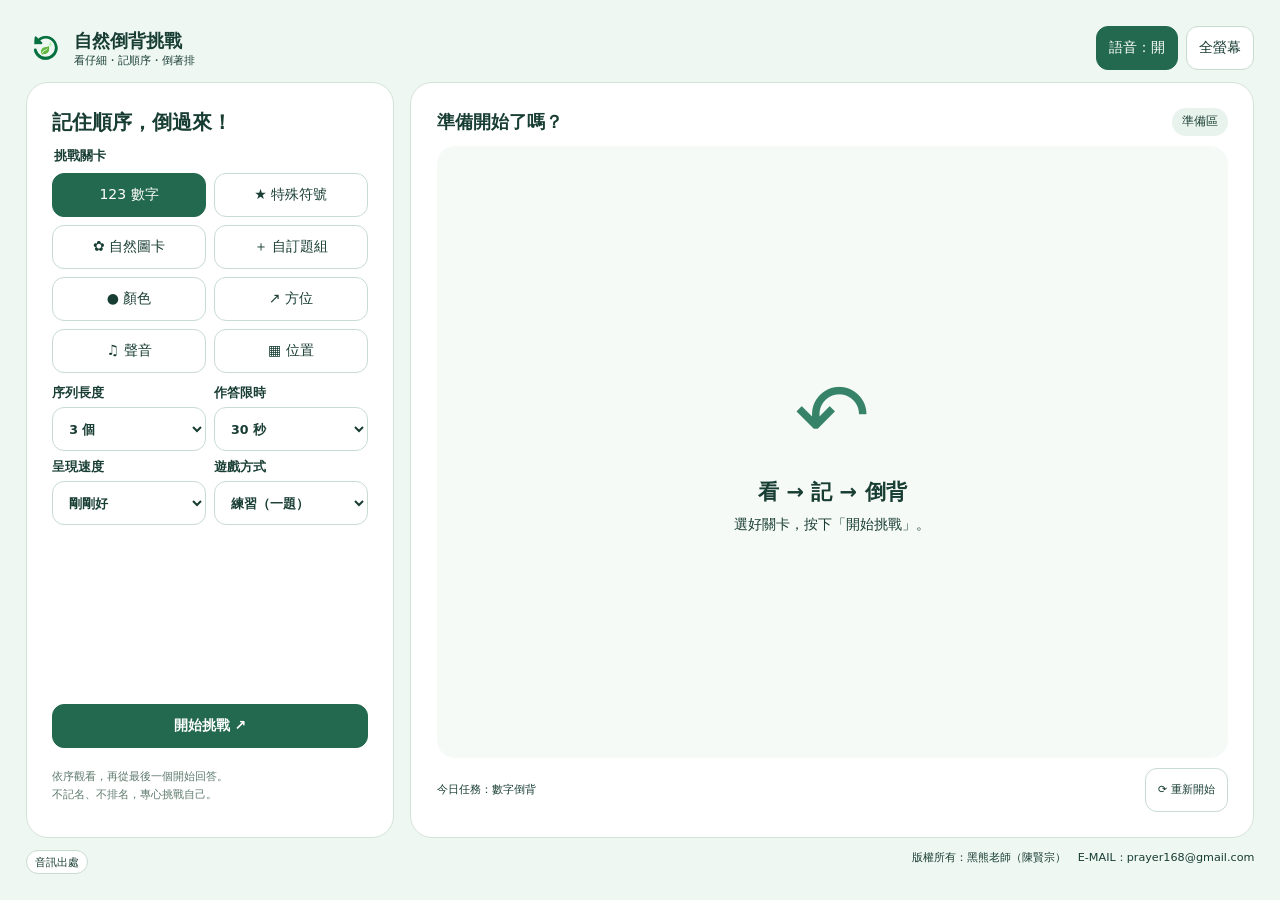
<file: index.html>
<!doctype html>
<html lang="zh-Hant"><head><meta charset="utf-8"><meta name="viewport" content="width=device-width,initial-scale=1,viewport-fit=cover"><meta name="theme-color" content="#eff7f3"><meta name="description" content="八種倒背記憶挑戰：數字、符號、生物圖卡、顏色、方位、聲音、位置與自訂題組，支援限時觸控作答。"><meta property="og:title" content="自然倒背挑戰｜黑熊老師"><meta property="og:description" content="八種關卡、65 種生物圖卡、四或八方位，3～12 個項目，支援限時倒序作答與語音。"><meta property="og:url" content="https://prayer168.github.io/natural-science-backward-span/"><meta property="og:image" content="https://prayer168.github.io/natural-science-backward-span/assets/images/og-cover.png"><meta name="twitter:card" content="summary_large_image"><title>自然倒背挑戰｜黑熊老師</title><link rel="icon" href="favicon.ico"><link rel="stylesheet" href="styles.css"></head>
<body><div class="app-shell"><header><div class="brand"><img src="assets/site-logo.png" alt="" width="40" height="40"><div><strong>自然倒背挑戰</strong><small>看仔細・記順序・倒著排</small></div></div><div class="tools"><button id="voice" aria-pressed="true">語音：開</button><button id="fullscreen">全螢幕</button></div></header>
<main><aside id="setup"><h1>記住順序，倒過來！</h1><fieldset><legend>挑戰關卡</legend><div class="modes"><button data-mode="digits" aria-pressed="true">123 數字</button><button data-mode="symbols" aria-pressed="false">★ 特殊符號</button><button data-mode="cards" aria-pressed="false">✿ 自然圖卡</button><button data-mode="custom" aria-pressed="false">＋ 自訂題組</button><button data-mode="colors" aria-pressed="false">● 顏色</button><button data-mode="bearings" aria-pressed="false">↗ 方位</button><button data-mode="sounds" aria-pressed="false">♫ 聲音</button><button data-mode="positions" aria-pressed="false">▦ 位置</button></div></fieldset><div class="settings"><label>序列長度<select id="length"></select></label><label>作答限時<select id="limit"></select></label><label>呈現速度<select id="speed"><option value="1600">慢一點</option><option value="1200" selected>剛剛好</option><option value="900">快一點</option></select></label><label>遊戲方式<select id="play"><option value="practice">練習（一題）</option><option value="challenge">挑戰（五題）</option></select></label><label id="bearing-field" hidden>方位數量<select id="bearing-count"><option value="4">四方位</option><option value="8">八方位</option></select></label></div><label id="unit-field" hidden>自然主題<select id="unit"></select></label><label id="custom-field" hidden>自訂詞語（3～12 個）<textarea id="custom" placeholder="種子、嫩芽、葉子" rows="2"></textarea></label><button id="start" class="primary">開始挑戰 ↗</button><p class="note">依序觀看，再從最後一個開始回答。<br>不記名、不排名，專心挑戰自己。</p></aside>
<section class="game"><div class="game-head"><h2 id="title">準備開始了嗎？</h2><span id="round">準備區</span></div><div id="stage"><div id="idle"><div class="welcome">↶</div><h3>看 → 記 → 倒背</h3><p>選好關卡，按下「開始挑戰」。</p></div><div id="show" hidden><p>請記住出現順序</p><div id="token"></div><p id="progress"></p></div><div id="answer" hidden><div class="answer-top"><p>從最後一個開始，倒著回答</p><strong id="countdown" role="timer"></strong></div><div id="slots" aria-label="作答內容"></div><div id="bank"></div><div class="actions"><button id="undo">⌫ 刪除</button><button id="clear">清除</button><button id="submit" class="primary">送出答案</button></div><p id="hint" role="status"></p></div><div id="result" hidden><div id="result-icon" class="welcome"></div><h3 id="result-title"></h3><p id="result-copy"></p><div id="reveal"></div><div class="actions"><button id="replay">再試一次</button><button id="next" class="primary">下一題 →</button></div></div></div><div class="game-foot"><span id="source">今日任務：數字倒背</span><button id="reset">⟳ 重新開始</button></div></section></main>
<footer><button id="credits" type="button">音訊出處</button>版權所有：黑熊老師（陳賢宗）<span>E-MAIL：prayer168@gmail.com</span></footer></div><dialog id="credits-dialog" aria-labelledby="credit-title"><h2 id="credit-title">動物聲音來源與授權</h2><h3 id="credit-name"></h3><p id="credit-author"></p><p id="credit-license"></p><p id="credit-source" class="credit-link"></p><p id="credit-url" class="credit-link"></p><p>素材取自黑熊老師「聲音實驗室」。本版去除開頭靜音、調整音量並轉成最長 4 秒的 MP3，播放時擷取最多 2.5 秒；不改變音高或速度。改作音檔保留原授權。</p><div class="actions"><button id="credit-prev">上一筆</button><button id="credit-next">下一筆</button><button id="credit-close" class="primary">關閉</button></div></dialog><script src="data.js"></script><script src="app.js"></script></body></html>
</file>
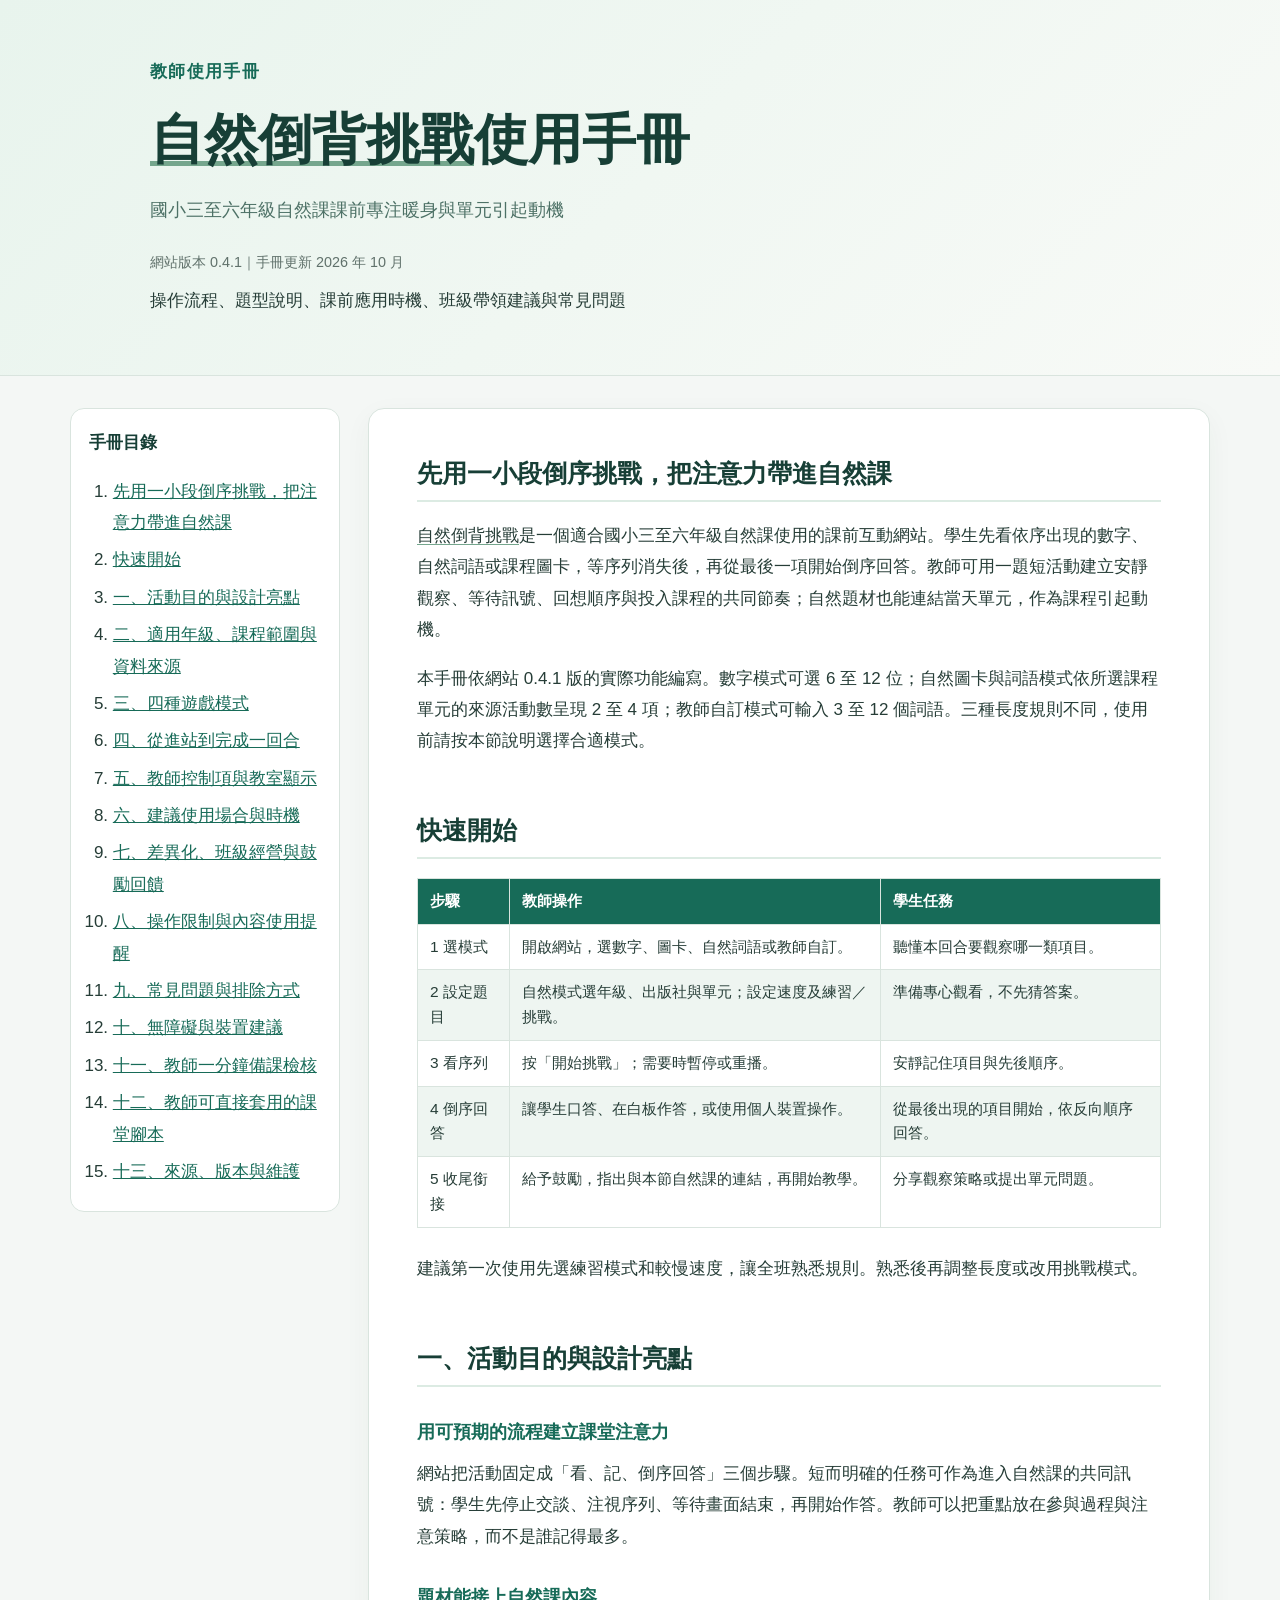
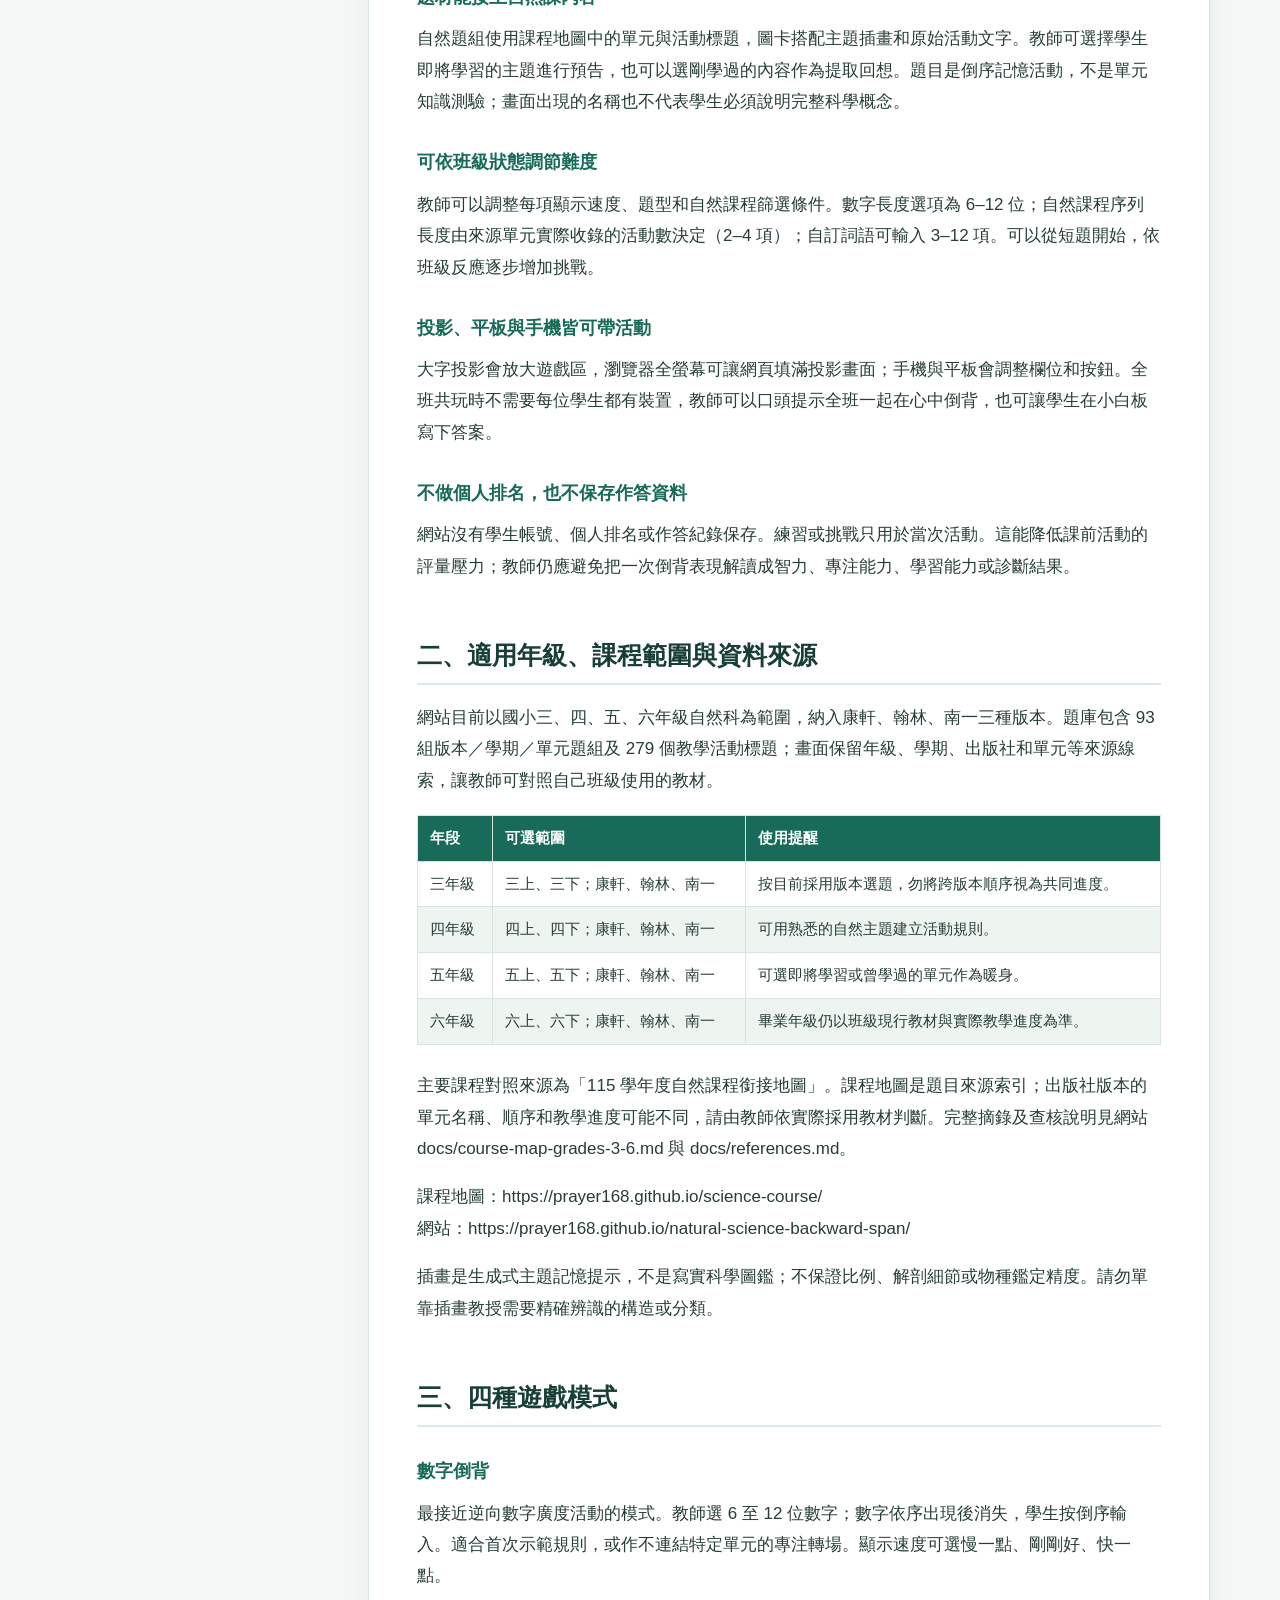
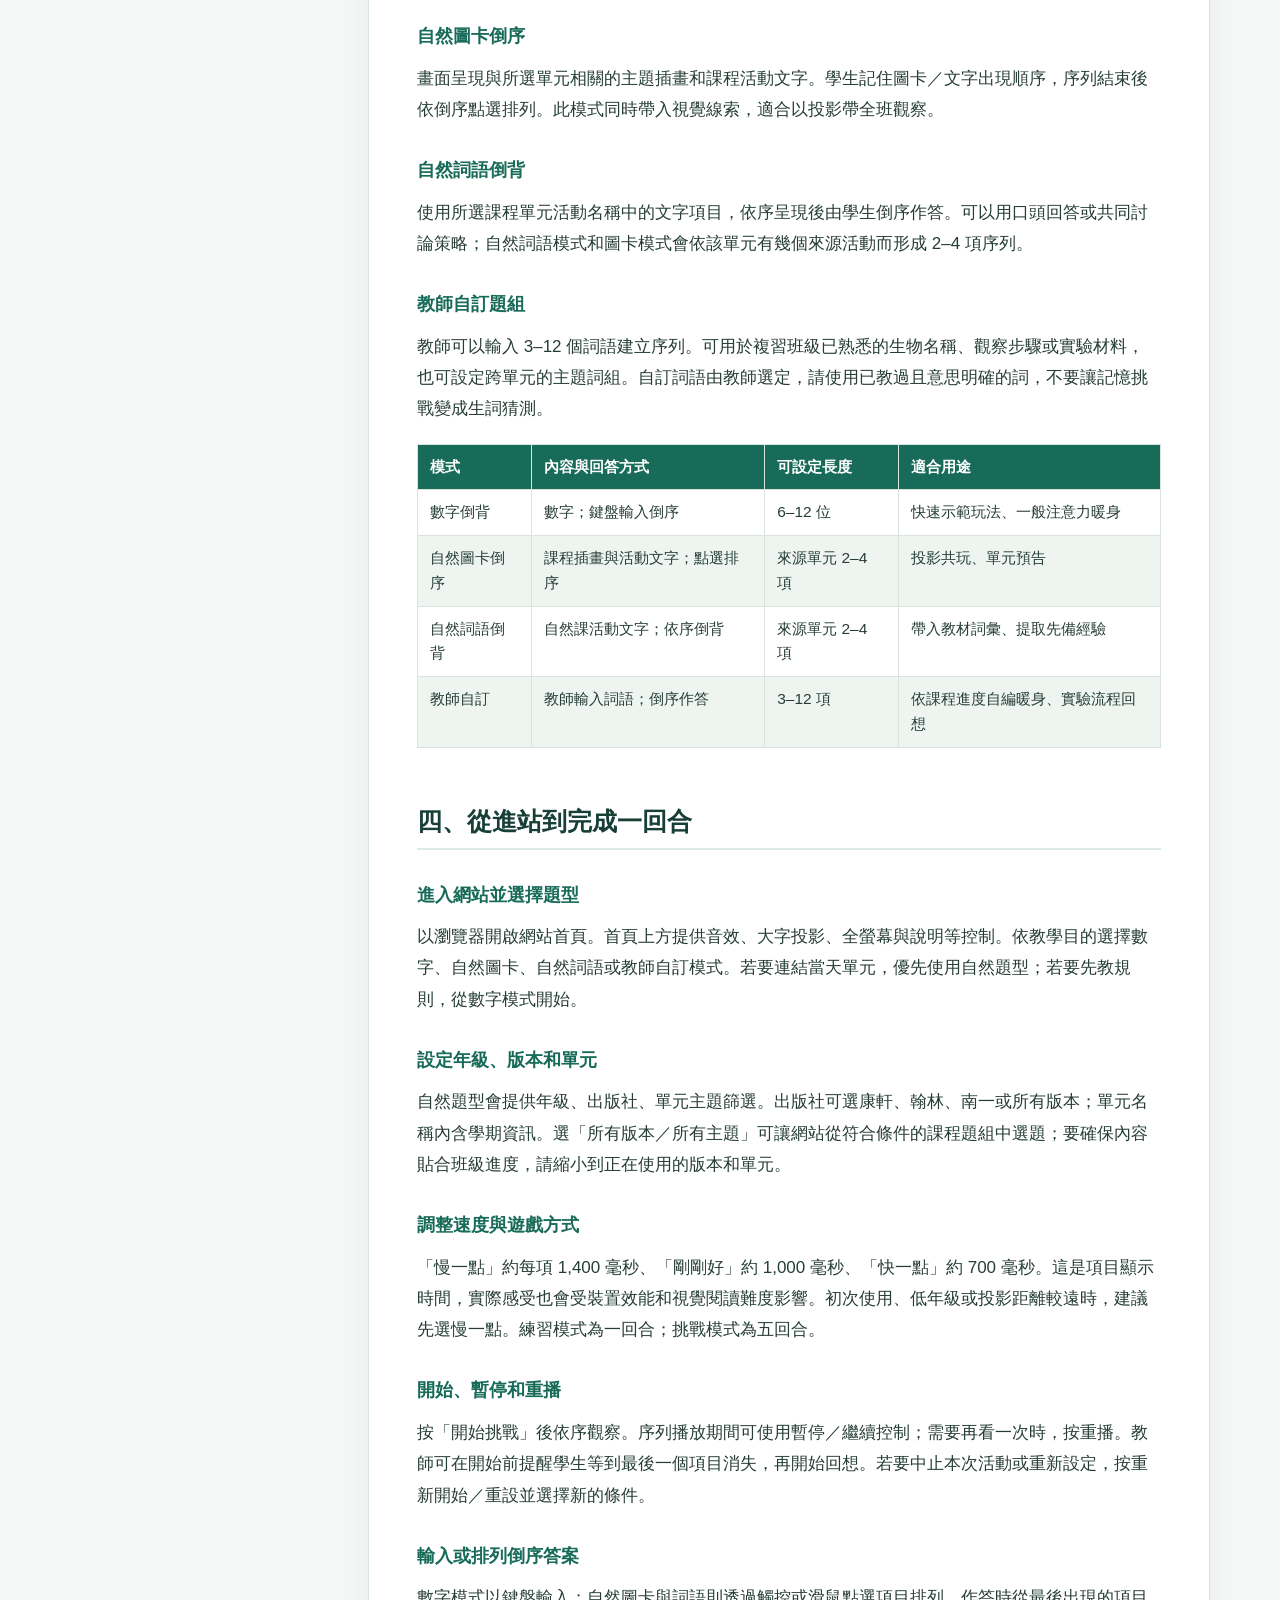
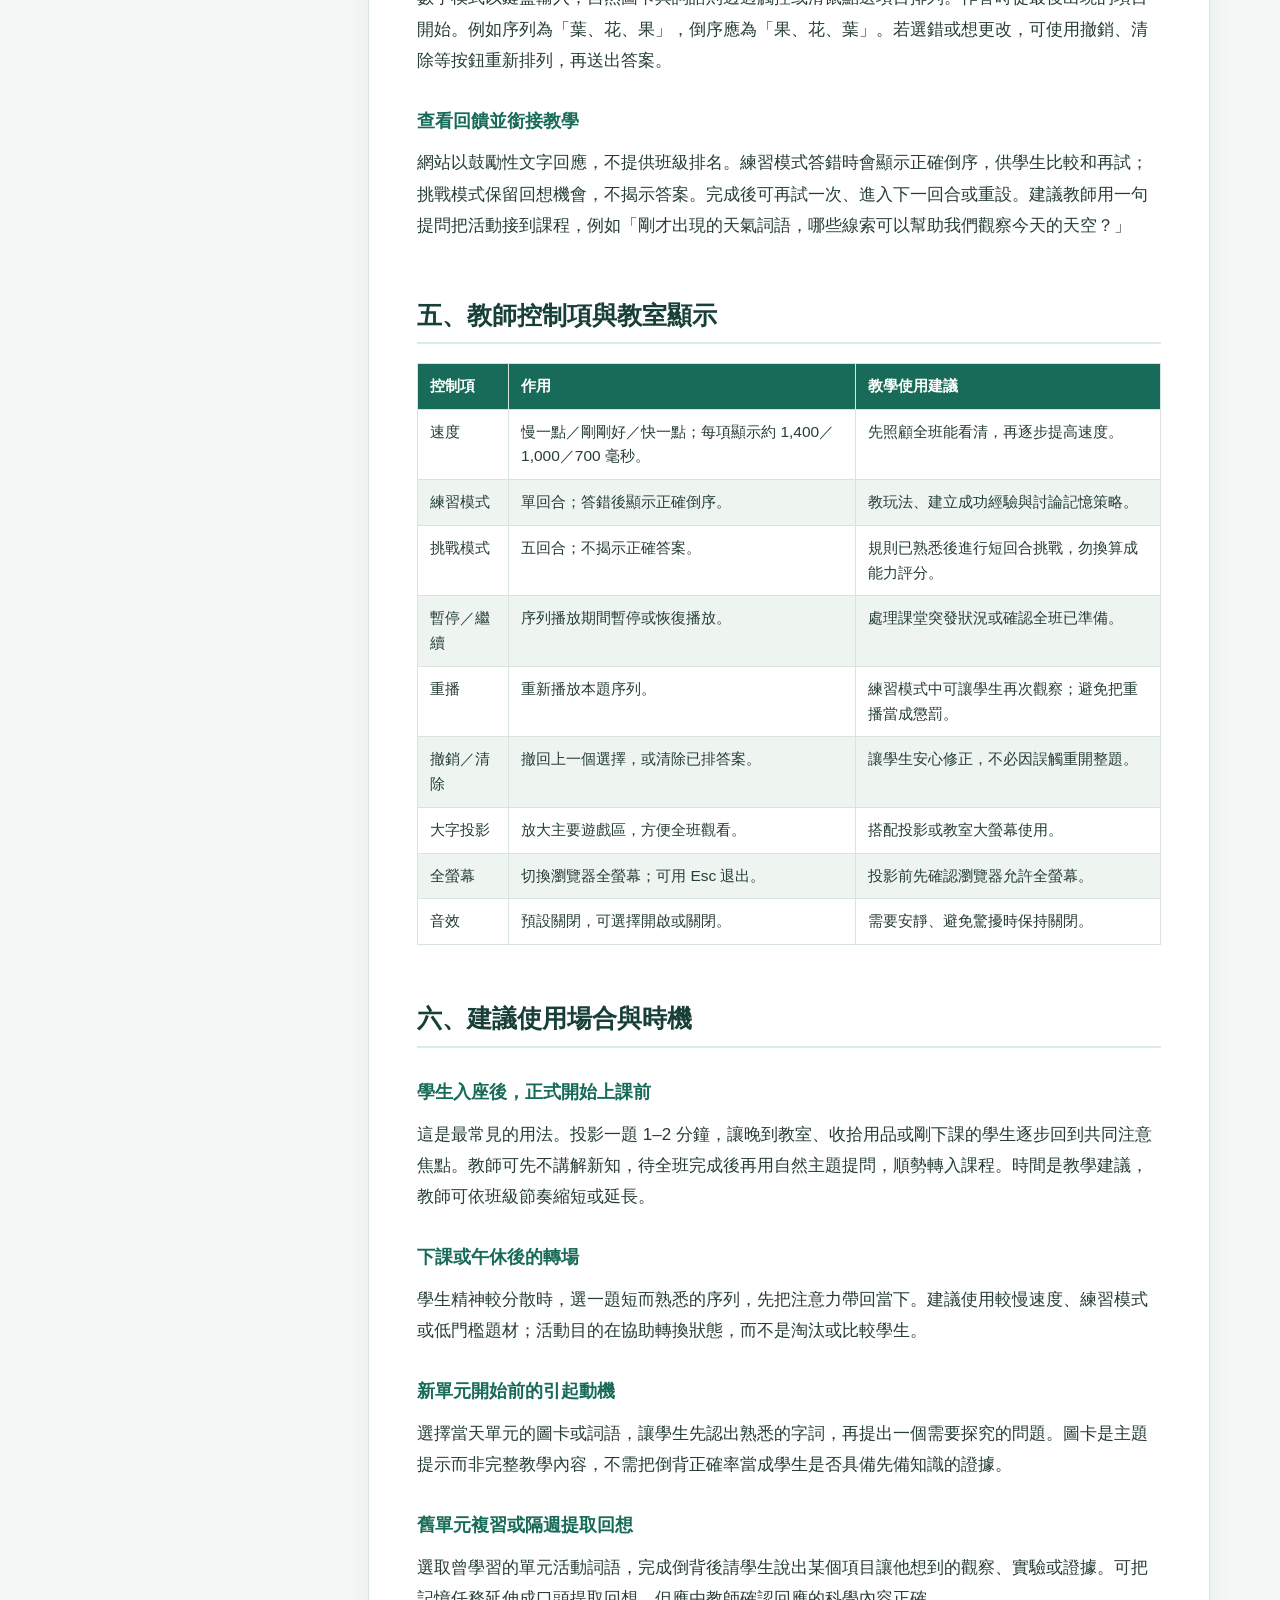
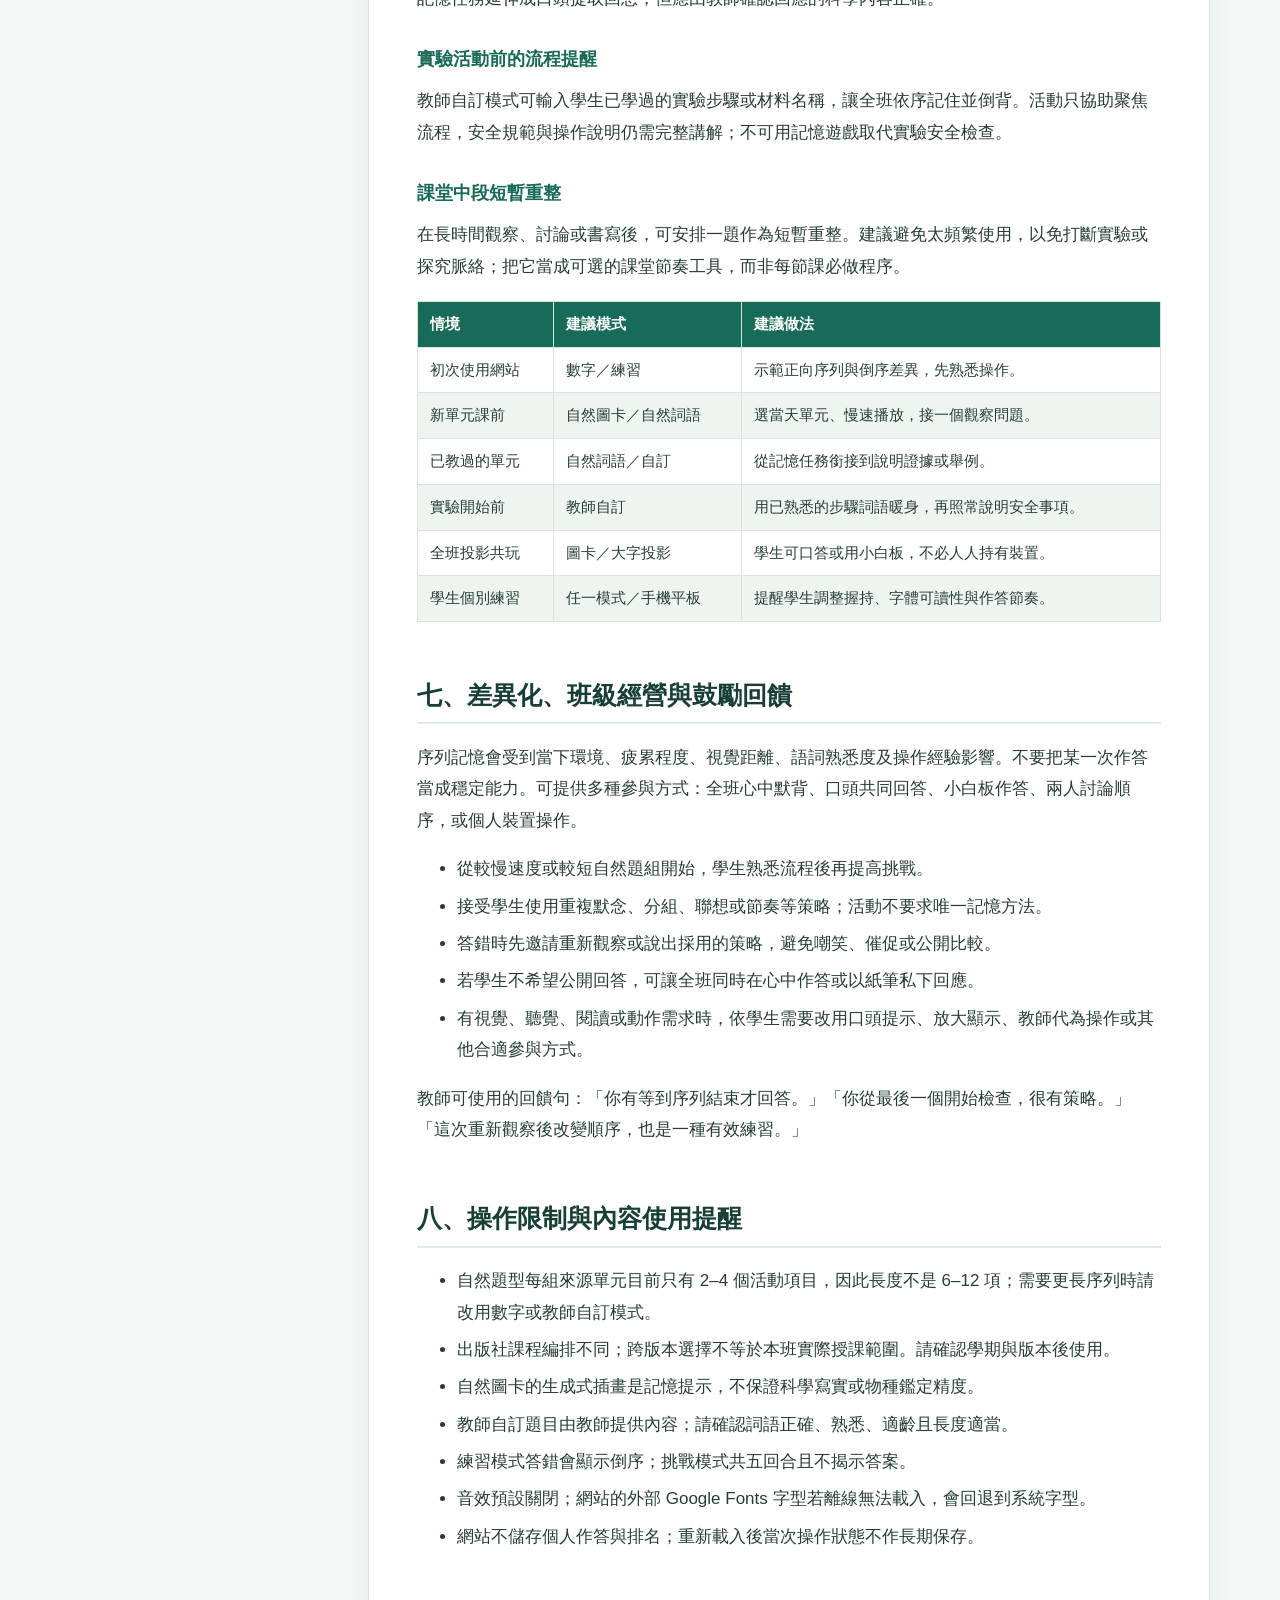
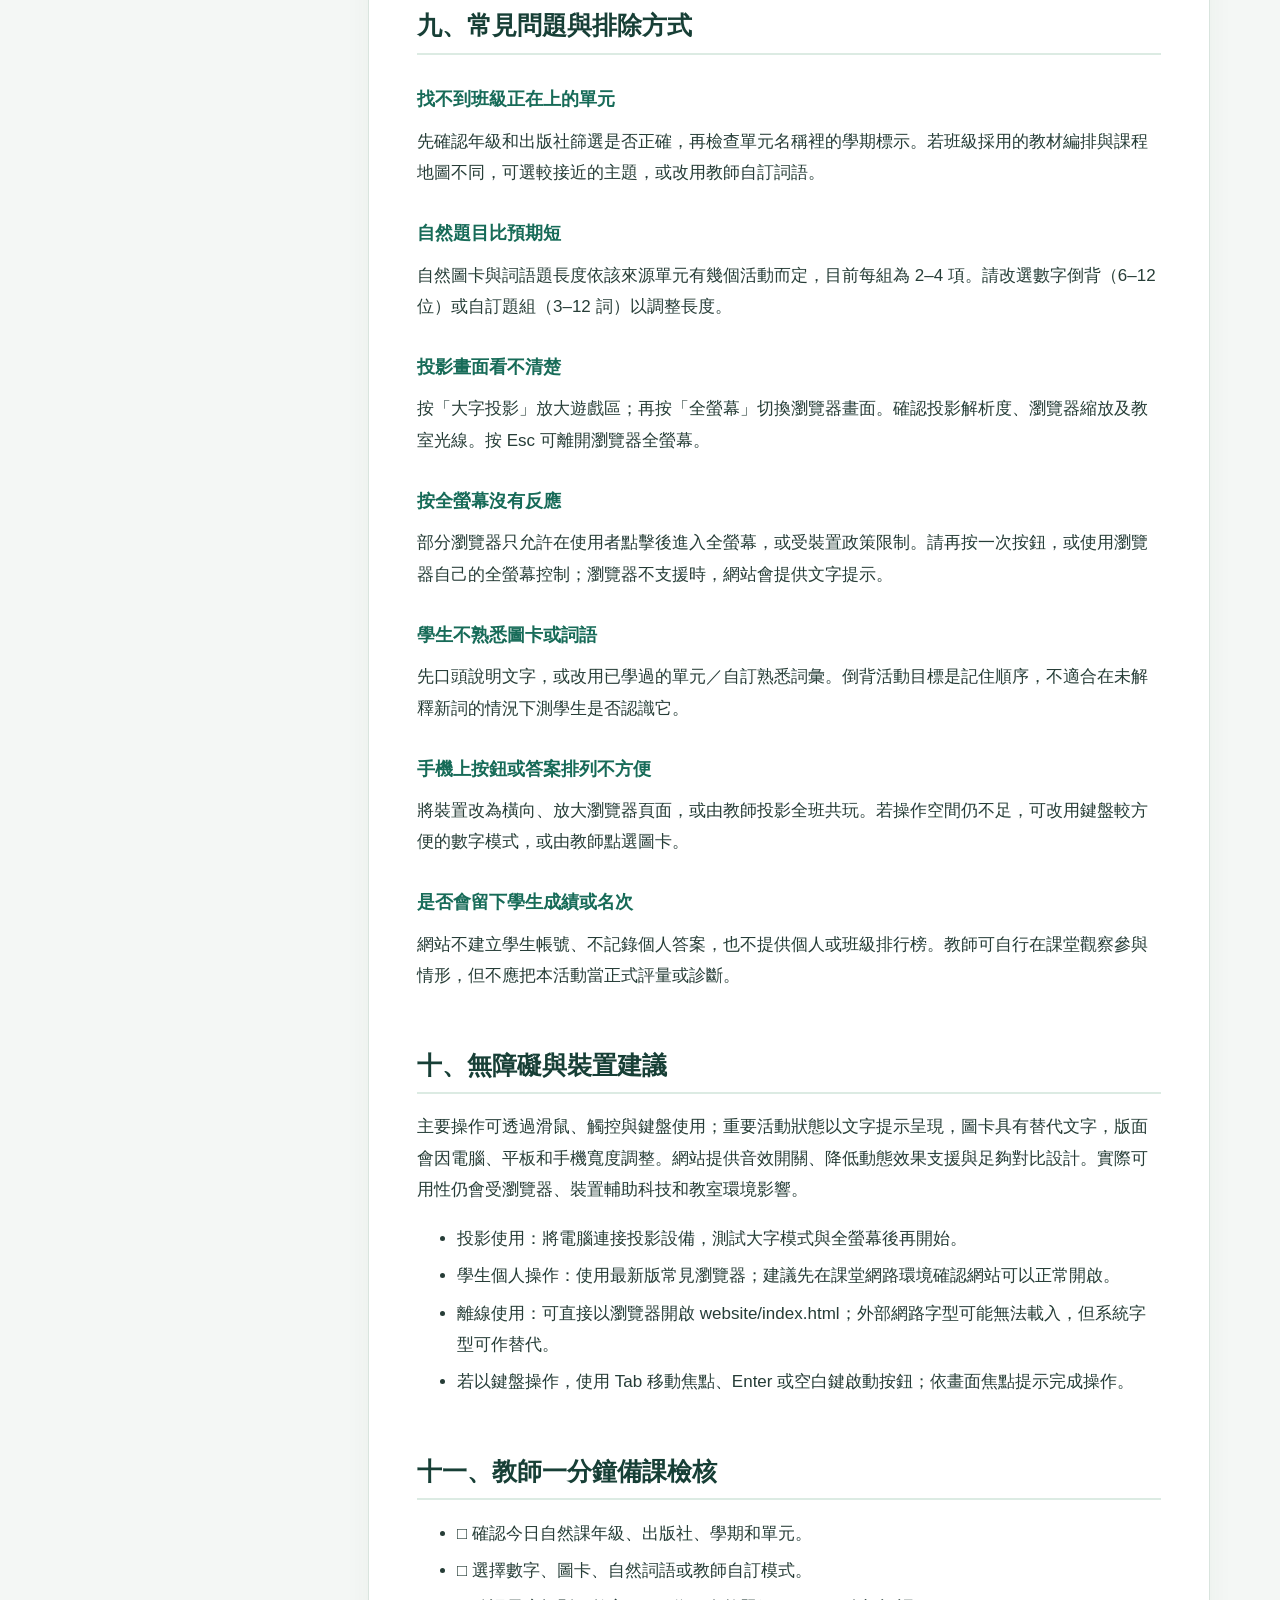
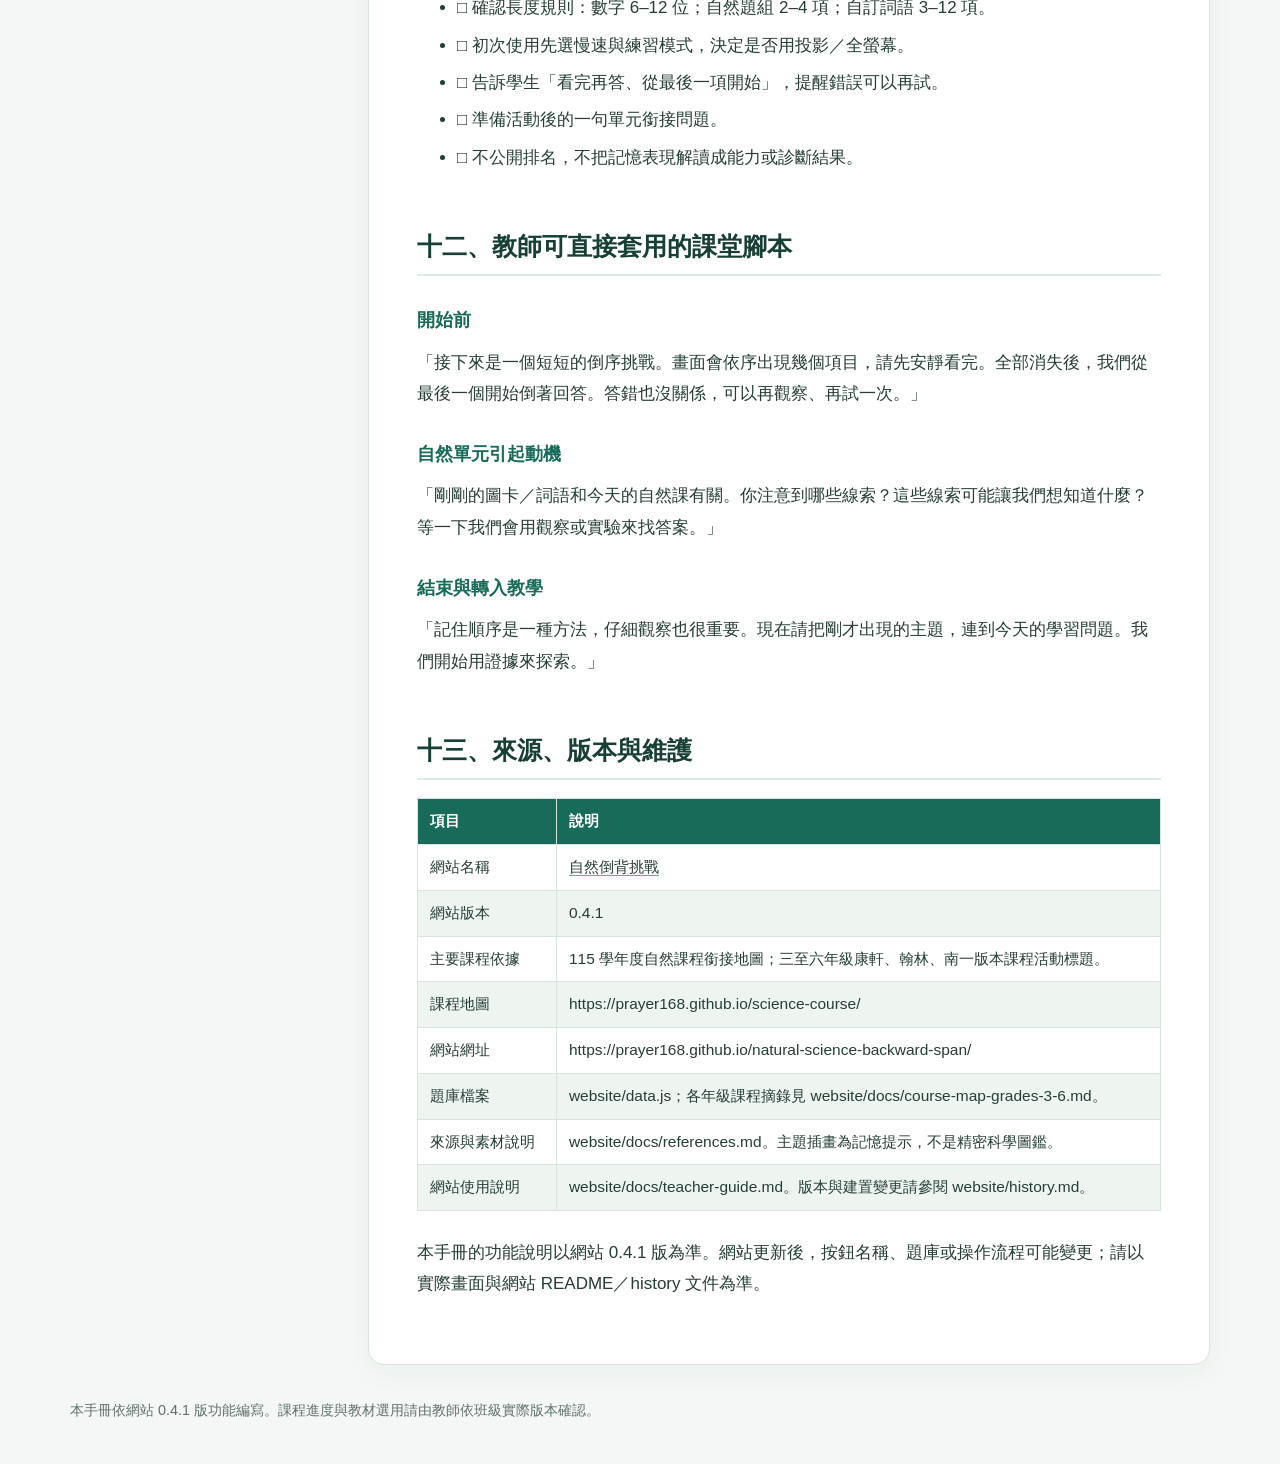
<file: docs/使用手冊.html>
<!doctype html><html lang="zh-Hant"><head><meta charset="utf-8"><meta name="viewport" content="width=device-width,initial-scale=1"><meta name="description" content="國小三至六年級自然課課前暖身教師指南，說明操作方式、教學情境與課程題庫。"><title>教師使用手冊｜自然課課前暖身</title><style>
:root{--green:#176b58;--deep:#173f36;--mint:#eef5f1;--ink:#263d37;--muted:#60716b;--line:#d9e4de}*{box-sizing:border-box}body{margin:0;background:#f4f7f5;color:var(--ink);font-family:"Noto Sans TC","Microsoft JhengHei",sans-serif;font-size:17px;line-height:1.85}header{background:linear-gradient(135deg,#e8f4ed,#f8faf7);padding:56px 20px 42px;border-bottom:1px solid var(--line)}.hero{max-width:980px;margin:auto}.eyebrow{color:var(--green);font-weight:700;letter-spacing:.08em}h1{font-size:clamp(2rem,5vw,3.4rem);line-height:1.25;color:var(--deep);margin:.35em 0}.subtitle{font-size:1.12rem;color:#4d7166}.version{font-size:.9rem;color:var(--muted);margin-top:22px}.layout{max-width:1180px;margin:32px auto;padding:0 20px;display:grid;grid-template-columns:270px minmax(0,1fr);gap:28px}nav{align-self:start;position:sticky;top:18px;background:white;border:1px solid var(--line);border-radius:14px;padding:18px;max-height:calc(100vh - 36px);overflow:auto}nav strong{color:var(--deep)}nav ol{padding-left:1.4em;margin-bottom:0}nav li{margin:.35em 0}a{color:var(--green)}.site-name-link{color:inherit;text-decoration:underline;text-decoration-color:#75a68d;text-underline-offset:3px}main{background:#fff;border:1px solid var(--line);border-radius:16px;padding:clamp(22px,4vw,48px);box-shadow:0 8px 28px #173f360b}main h2{font-size:1.55rem;line-height:1.4;color:var(--deep);border-bottom:2px solid #dcebe3;padding-bottom:.35em;margin:2.3em 0 .7em}main h2:first-child{margin-top:0}h3{font-size:1.15rem;color:var(--green);margin:1.5em 0 .35em}p{margin:.55em 0 1em}li{margin:.35em 0}.table-wrap{overflow-x:auto;margin:1.1em 0 1.5em}table{border-collapse:collapse;width:100%;font-size:.91em;line-height:1.6}th,td{border:1px solid var(--line);padding:10px 12px;text-align:left;vertical-align:top}th{background:var(--green);color:#fff;white-space:nowrap}tbody tr:nth-child(even){background:var(--mint)}footer{max-width:1180px;margin:20px auto 40px;padding:0 20px;color:var(--muted);font-size:.9rem}@media(max-width:800px){.layout{display:block}nav{position:static;max-height:none;margin-bottom:18px}body{font-size:16px}}@media print{body{background:white;font-size:11pt}header{padding:20px 0;background:white}.layout{display:block;max-width:none;margin:0;padding:0}nav{position:static;max-height:none;break-after:page;box-shadow:none}main{border:0;box-shadow:none;padding:0}main h2{break-after:avoid}h3{break-after:avoid}table{font-size:9pt}tr{break-inside:avoid}a{color:inherit;text-decoration:none}footer{margin:20px 0;padding:0}}
</style></head><body><header><div class="hero"><div class="eyebrow">教師使用手冊</div><h1><a class="site-name-link" href="https://prayer168.github.io/natural-science-backward-span/">自然倒背挑戰</a>使用手冊</h1><div class="subtitle">國小三至六年級自然課課前專注暖身與單元引起動機</div><div class="version">網站版本 0.4.1｜手冊更新 2026 年 10 月</div><p>操作流程、題型說明、課前應用時機、班級帶領建議與常見問題</p></div></header><div class="layout"><nav aria-label="手冊目錄"><strong>手冊目錄</strong><ol><li><a href="#section-1">先用一小段倒序挑戰，把注意力帶進自然課</a></li><li><a href="#section-2">快速開始</a></li><li><a href="#section-3">一、活動目的與設計亮點</a></li><li><a href="#section-4">二、適用年級、課程範圍與資料來源</a></li><li><a href="#section-5">三、四種遊戲模式</a></li><li><a href="#section-6">四、從進站到完成一回合</a></li><li><a href="#section-7">五、教師控制項與教室顯示</a></li><li><a href="#section-8">六、建議使用場合與時機</a></li><li><a href="#section-9">七、差異化、班級經營與鼓勵回饋</a></li><li><a href="#section-10">八、操作限制與內容使用提醒</a></li><li><a href="#section-11">九、常見問題與排除方式</a></li><li><a href="#section-12">十、無障礙與裝置建議</a></li><li><a href="#section-13">十一、教師一分鐘備課檢核</a></li><li><a href="#section-14">十二、教師可直接套用的課堂腳本</a></li><li><a href="#section-15">十三、來源、版本與維護</a></li></ol></nav><main><h2 id="section-1">先用一小段倒序挑戰，把注意力帶進自然課</h2><p><a class="site-name-link" href="https://prayer168.github.io/natural-science-backward-span/">自然倒背挑戰</a>是一個適合國小三至六年級自然課使用的課前互動網站。學生先看依序出現的數字、自然詞語或課程圖卡，等序列消失後，再從最後一項開始倒序回答。教師可用一題短活動建立安靜觀察、等待訊號、回想順序與投入課程的共同節奏；自然題材也能連結當天單元，作為課程引起動機。</p><p>本手冊依網站 0.4.1 版的實際功能編寫。數字模式可選 6 至 12 位；自然圖卡與詞語模式依所選課程單元的來源活動數呈現 2 至 4 項；教師自訂模式可輸入 3 至 12 個詞語。三種長度規則不同，使用前請按本節說明選擇合適模式。</p><h2 id="section-2">快速開始</h2><div class="table-wrap"><table><thead><tr><th>步驟</th><th>教師操作</th><th>學生任務</th></tr></thead><tbody><tr><td>1 選模式</td><td>開啟網站，選數字、圖卡、自然詞語或教師自訂。</td><td>聽懂本回合要觀察哪一類項目。</td></tr><tr><td>2 設定題目</td><td>自然模式選年級、出版社與單元；設定速度及練習／挑戰。</td><td>準備專心觀看，不先猜答案。</td></tr><tr><td>3 看序列</td><td>按「開始挑戰」；需要時暫停或重播。</td><td>安靜記住項目與先後順序。</td></tr><tr><td>4 倒序回答</td><td>讓學生口答、在白板作答，或使用個人裝置操作。</td><td>從最後出現的項目開始，依反向順序回答。</td></tr><tr><td>5 收尾銜接</td><td>給予鼓勵，指出與本節自然課的連結，再開始教學。</td><td>分享觀察策略或提出單元問題。</td></tr></tbody></table></div><p>建議第一次使用先選練習模式和較慢速度，讓全班熟悉規則。熟悉後再調整長度或改用挑戰模式。</p><h2 id="section-3">一、活動目的與設計亮點</h2><h3>用可預期的流程建立課堂注意力</h3><p>網站把活動固定成「看、記、倒序回答」三個步驟。短而明確的任務可作為進入自然課的共同訊號：學生先停止交談、注視序列、等待畫面結束，再開始作答。教師可以把重點放在參與過程與注意策略，而不是誰記得最多。</p><h3>題材能接上自然課內容</h3><p>自然題組使用課程地圖中的單元與活動標題，圖卡搭配主題插畫和原始活動文字。教師可選擇學生即將學習的主題進行預告，也可以選剛學過的內容作為提取回想。題目是倒序記憶活動，不是單元知識測驗；畫面出現的名稱也不代表學生必須說明完整科學概念。</p><h3>可依班級狀態調節難度</h3><p>教師可以調整每項顯示速度、題型和自然課程篩選條件。數字長度選項為 6–12 位；自然課程序列長度由來源單元實際收錄的活動數決定（2–4 項）；自訂詞語可輸入 3–12 項。可以從短題開始，依班級反應逐步增加挑戰。</p><h3>投影、平板與手機皆可帶活動</h3><p>大字投影會放大遊戲區，瀏覽器全螢幕可讓網頁填滿投影畫面；手機與平板會調整欄位和按鈕。全班共玩時不需要每位學生都有裝置，教師可以口頭提示全班一起在心中倒背，也可讓學生在小白板寫下答案。</p><h3>不做個人排名，也不保存作答資料</h3><p>網站沒有學生帳號、個人排名或作答紀錄保存。練習或挑戰只用於當次活動。這能降低課前活動的評量壓力；教師仍應避免把一次倒背表現解讀成智力、專注能力、學習能力或診斷結果。</p><h2 id="section-4">二、適用年級、課程範圍與資料來源</h2><p>網站目前以國小三、四、五、六年級自然科為範圍，納入康軒、翰林、南一三種版本。題庫包含 93 組版本／學期／單元題組及 279 個教學活動標題；畫面保留年級、學期、出版社和單元等來源線索，讓教師可對照自己班級使用的教材。</p><div class="table-wrap"><table><thead><tr><th>年段</th><th>可選範圍</th><th>使用提醒</th></tr></thead><tbody><tr><td>三年級</td><td>三上、三下；康軒、翰林、南一</td><td>按目前採用版本選題，勿將跨版本順序視為共同進度。</td></tr><tr><td>四年級</td><td>四上、四下；康軒、翰林、南一</td><td>可用熟悉的自然主題建立活動規則。</td></tr><tr><td>五年級</td><td>五上、五下；康軒、翰林、南一</td><td>可選即將學習或曾學過的單元作為暖身。</td></tr><tr><td>六年級</td><td>六上、六下；康軒、翰林、南一</td><td>畢業年級仍以班級現行教材與實際教學進度為準。</td></tr></tbody></table></div><p>主要課程對照來源為「115 學年度自然課程銜接地圖」。課程地圖是題目來源索引；出版社版本的單元名稱、順序和教學進度可能不同，請由教師依實際採用教材判斷。完整摘錄及查核說明見網站 docs/course-map-grades-3-6.md 與 docs/references.md。</p><p>課程地圖：https://prayer168.github.io/science-course/<br>網站：https://prayer168.github.io/natural-science-backward-span/</p><p>插畫是生成式主題記憶提示，不是寫實科學圖鑑；不保證比例、解剖細節或物種鑑定精度。請勿單靠插畫教授需要精確辨識的構造或分類。</p><h2 id="section-5">三、四種遊戲模式</h2><h3>數字倒背</h3><p>最接近逆向數字廣度活動的模式。教師選 6 至 12 位數字；數字依序出現後消失，學生按倒序輸入。適合首次示範規則，或作不連結特定單元的專注轉場。顯示速度可選慢一點、剛剛好、快一點。</p><h3>自然圖卡倒序</h3><p>畫面呈現與所選單元相關的主題插畫和課程活動文字。學生記住圖卡／文字出現順序，序列結束後依倒序點選排列。此模式同時帶入視覺線索，適合以投影帶全班觀察。</p><h3>自然詞語倒背</h3><p>使用所選課程單元活動名稱中的文字項目，依序呈現後由學生倒序作答。可以用口頭回答或共同討論策略；自然詞語模式和圖卡模式會依該單元有幾個來源活動而形成 2–4 項序列。</p><h3>教師自訂題組</h3><p>教師可以輸入 3–12 個詞語建立序列。可用於複習班級已熟悉的生物名稱、觀察步驟或實驗材料，也可設定跨單元的主題詞組。自訂詞語由教師選定，請使用已教過且意思明確的詞，不要讓記憶挑戰變成生詞猜測。</p><div class="table-wrap"><table><thead><tr><th>模式</th><th>內容與回答方式</th><th>可設定長度</th><th>適合用途</th></tr></thead><tbody><tr><td>數字倒背</td><td>數字；鍵盤輸入倒序</td><td>6–12 位</td><td>快速示範玩法、一般注意力暖身</td></tr><tr><td>自然圖卡倒序</td><td>課程插畫與活動文字；點選排序</td><td>來源單元 2–4 項</td><td>投影共玩、單元預告</td></tr><tr><td>自然詞語倒背</td><td>自然課活動文字；依序倒背</td><td>來源單元 2–4 項</td><td>帶入教材詞彙、提取先備經驗</td></tr><tr><td>教師自訂</td><td>教師輸入詞語；倒序作答</td><td>3–12 項</td><td>依課程進度自編暖身、實驗流程回想</td></tr></tbody></table></div><h2 id="section-6">四、從進站到完成一回合</h2><h3>進入網站並選擇題型</h3><p>以瀏覽器開啟網站首頁。首頁上方提供音效、大字投影、全螢幕與說明等控制。依教學目的選擇數字、自然圖卡、自然詞語或教師自訂模式。若要連結當天單元，優先使用自然題型；若要先教規則，從數字模式開始。</p><h3>設定年級、版本和單元</h3><p>自然題型會提供年級、出版社、單元主題篩選。出版社可選康軒、翰林、南一或所有版本；單元名稱內含學期資訊。選「所有版本／所有主題」可讓網站從符合條件的課程題組中選題；要確保內容貼合班級進度，請縮小到正在使用的版本和單元。</p><h3>調整速度與遊戲方式</h3><p>「慢一點」約每項 1,400 毫秒、「剛剛好」約 1,000 毫秒、「快一點」約 700 毫秒。這是項目顯示時間，實際感受也會受裝置效能和視覺閱讀難度影響。初次使用、低年級或投影距離較遠時，建議先選慢一點。練習模式為一回合；挑戰模式為五回合。</p><h3>開始、暫停和重播</h3><p>按「開始挑戰」後依序觀察。序列播放期間可使用暫停／繼續控制；需要再看一次時，按重播。教師可在開始前提醒學生等到最後一個項目消失，再開始回想。若要中止本次活動或重新設定，按重新開始／重設並選擇新的條件。</p><h3>輸入或排列倒序答案</h3><p>數字模式以鍵盤輸入；自然圖卡與詞語則透過觸控或滑鼠點選項目排列。作答時從最後出現的項目開始。例如序列為「葉、花、果」，倒序應為「果、花、葉」。若選錯或想更改，可使用撤銷、清除等按鈕重新排列，再送出答案。</p><h3>查看回饋並銜接教學</h3><p>網站以鼓勵性文字回應，不提供班級排名。練習模式答錯時會顯示正確倒序，供學生比較和再試；挑戰模式保留回想機會，不揭示答案。完成後可再試一次、進入下一回合或重設。建議教師用一句提問把活動接到課程，例如「剛才出現的天氣詞語，哪些線索可以幫助我們觀察今天的天空？」</p><h2 id="section-7">五、教師控制項與教室顯示</h2><div class="table-wrap"><table><thead><tr><th>控制項</th><th>作用</th><th>教學使用建議</th></tr></thead><tbody><tr><td>速度</td><td>慢一點／剛剛好／快一點；每項顯示約 1,400／1,000／700 毫秒。</td><td>先照顧全班能看清，再逐步提高速度。</td></tr><tr><td>練習模式</td><td>單回合；答錯後顯示正確倒序。</td><td>教玩法、建立成功經驗與討論記憶策略。</td></tr><tr><td>挑戰模式</td><td>五回合；不揭示正確答案。</td><td>規則已熟悉後進行短回合挑戰，勿換算成能力評分。</td></tr><tr><td>暫停／繼續</td><td>序列播放期間暫停或恢復播放。</td><td>處理課堂突發狀況或確認全班已準備。</td></tr><tr><td>重播</td><td>重新播放本題序列。</td><td>練習模式中可讓學生再次觀察；避免把重播當成懲罰。</td></tr><tr><td>撤銷／清除</td><td>撤回上一個選擇，或清除已排答案。</td><td>讓學生安心修正，不必因誤觸重開整題。</td></tr><tr><td>大字投影</td><td>放大主要遊戲區，方便全班觀看。</td><td>搭配投影或教室大螢幕使用。</td></tr><tr><td>全螢幕</td><td>切換瀏覽器全螢幕；可用 Esc 退出。</td><td>投影前先確認瀏覽器允許全螢幕。</td></tr><tr><td>音效</td><td>預設關閉，可選擇開啟或關閉。</td><td>需要安靜、避免驚擾時保持關閉。</td></tr></tbody></table></div><h2 id="section-8">六、建議使用場合與時機</h2><h3>學生入座後，正式開始上課前</h3><p>這是最常見的用法。投影一題 1–2 分鐘，讓晚到教室、收拾用品或剛下課的學生逐步回到共同注意焦點。教師可先不講解新知，待全班完成後再用自然主題提問，順勢轉入課程。時間是教學建議，教師可依班級節奏縮短或延長。</p><h3>下課或午休後的轉場</h3><p>學生精神較分散時，選一題短而熟悉的序列，先把注意力帶回當下。建議使用較慢速度、練習模式或低門檻題材；活動目的在協助轉換狀態，而不是淘汰或比較學生。</p><h3>新單元開始前的引起動機</h3><p>選擇當天單元的圖卡或詞語，讓學生先認出熟悉的字詞，再提出一個需要探究的問題。圖卡是主題提示而非完整教學內容，不需把倒背正確率當成學生是否具備先備知識的證據。</p><h3>舊單元複習或隔週提取回想</h3><p>選取曾學習的單元活動詞語，完成倒背後請學生說出某個項目讓他想到的觀察、實驗或證據。可把記憶任務延伸成口頭提取回想，但應由教師確認回應的科學內容正確。</p><h3>實驗活動前的流程提醒</h3><p>教師自訂模式可輸入學生已學過的實驗步驟或材料名稱，讓全班依序記住並倒背。活動只協助聚焦流程，安全規範與操作說明仍需完整講解；不可用記憶遊戲取代實驗安全檢查。</p><h3>課堂中段短暫重整</h3><p>在長時間觀察、討論或書寫後，可安排一題作為短暫重整。建議避免太頻繁使用，以免打斷實驗或探究脈絡；把它當成可選的課堂節奏工具，而非每節課必做程序。</p><div class="table-wrap"><table><thead><tr><th>情境</th><th>建議模式</th><th>建議做法</th></tr></thead><tbody><tr><td>初次使用網站</td><td>數字／練習</td><td>示範正向序列與倒序差異，先熟悉操作。</td></tr><tr><td>新單元課前</td><td>自然圖卡／自然詞語</td><td>選當天單元、慢速播放，接一個觀察問題。</td></tr><tr><td>已教過的單元</td><td>自然詞語／自訂</td><td>從記憶任務銜接到說明證據或舉例。</td></tr><tr><td>實驗開始前</td><td>教師自訂</td><td>用已熟悉的步驟詞語暖身，再照常說明安全事項。</td></tr><tr><td>全班投影共玩</td><td>圖卡／大字投影</td><td>學生可口答或用小白板，不必人人持有裝置。</td></tr><tr><td>學生個別練習</td><td>任一模式／手機平板</td><td>提醒學生調整握持、字體可讀性與作答節奏。</td></tr></tbody></table></div><h2 id="section-9">七、差異化、班級經營與鼓勵回饋</h2><p>序列記憶會受到當下環境、疲累程度、視覺距離、語詞熟悉度及操作經驗影響。不要把某一次作答當成穩定能力。可提供多種參與方式：全班心中默背、口頭共同回答、小白板作答、兩人討論順序，或個人裝置操作。</p><ul><li>從較慢速度或較短自然題組開始，學生熟悉流程後再提高挑戰。</li><li>接受學生使用重複默念、分組、聯想或節奏等策略；活動不要求唯一記憶方法。</li><li>答錯時先邀請重新觀察或說出採用的策略，避免嘲笑、催促或公開比較。</li><li>若學生不希望公開回答，可讓全班同時在心中作答或以紙筆私下回應。</li><li>有視覺、聽覺、閱讀或動作需求時，依學生需要改用口頭提示、放大顯示、教師代為操作或其他合適參與方式。</li></ul><p>教師可使用的回饋句：「你有等到序列結束才回答。」「你從最後一個開始檢查，很有策略。」「這次重新觀察後改變順序，也是一種有效練習。」</p><h2 id="section-10">八、操作限制與內容使用提醒</h2><ul><li>自然題型每組來源單元目前只有 2–4 個活動項目，因此長度不是 6–12 項；需要更長序列時請改用數字或教師自訂模式。</li><li>出版社課程編排不同；跨版本選擇不等於本班實際授課範圍。請確認學期與版本後使用。</li><li>自然圖卡的生成式插畫是記憶提示，不保證科學寫實或物種鑑定精度。</li><li>教師自訂題目由教師提供內容；請確認詞語正確、熟悉、適齡且長度適當。</li><li>練習模式答錯會顯示倒序；挑戰模式共五回合且不揭示答案。</li><li>音效預設關閉；網站的外部 Google Fonts 字型若離線無法載入，會回退到系統字型。</li><li>網站不儲存個人作答與排名；重新載入後當次操作狀態不作長期保存。</li></ul><h2 id="section-11">九、常見問題與排除方式</h2><h3>找不到班級正在上的單元</h3><p>先確認年級和出版社篩選是否正確，再檢查單元名稱裡的學期標示。若班級採用的教材編排與課程地圖不同，可選較接近的主題，或改用教師自訂詞語。</p><h3>自然題目比預期短</h3><p>自然圖卡與詞語題長度依該來源單元有幾個活動而定，目前每組為 2–4 項。請改選數字倒背（6–12 位）或自訂題組（3–12 詞）以調整長度。</p><h3>投影畫面看不清楚</h3><p>按「大字投影」放大遊戲區；再按「全螢幕」切換瀏覽器畫面。確認投影解析度、瀏覽器縮放及教室光線。按 Esc 可離開瀏覽器全螢幕。</p><h3>按全螢幕沒有反應</h3><p>部分瀏覽器只允許在使用者點擊後進入全螢幕，或受裝置政策限制。請再按一次按鈕，或使用瀏覽器自己的全螢幕控制；瀏覽器不支援時，網站會提供文字提示。</p><h3>學生不熟悉圖卡或詞語</h3><p>先口頭說明文字，或改用已學過的單元／自訂熟悉詞彙。倒背活動目標是記住順序，不適合在未解釋新詞的情況下測學生是否認識它。</p><h3>手機上按鈕或答案排列不方便</h3><p>將裝置改為橫向、放大瀏覽器頁面，或由教師投影全班共玩。若操作空間仍不足，可改用鍵盤較方便的數字模式，或由教師點選圖卡。</p><h3>是否會留下學生成績或名次</h3><p>網站不建立學生帳號、不記錄個人答案，也不提供個人或班級排行榜。教師可自行在課堂觀察參與情形，但不應把本活動當正式評量或診斷。</p><h2 id="section-12">十、無障礙與裝置建議</h2><p>主要操作可透過滑鼠、觸控與鍵盤使用；重要活動狀態以文字提示呈現，圖卡具有替代文字，版面會因電腦、平板和手機寬度調整。網站提供音效開關、降低動態效果支援與足夠對比設計。實際可用性仍會受瀏覽器、裝置輔助科技和教室環境影響。</p><ul><li>投影使用：將電腦連接投影設備，測試大字模式與全螢幕後再開始。</li><li>學生個人操作：使用最新版常見瀏覽器；建議先在課堂網路環境確認網站可以正常開啟。</li><li>離線使用：可直接以瀏覽器開啟 website/index.html；外部網路字型可能無法載入，但系統字型可作替代。</li><li>若以鍵盤操作，使用 Tab 移動焦點、Enter 或空白鍵啟動按鈕；依畫面焦點提示完成操作。</li></ul><h2 id="section-13">十一、教師一分鐘備課檢核</h2><ul><li>□ 確認今日自然課年級、出版社、學期和單元。</li><li>□ 選擇數字、圖卡、自然詞語或教師自訂模式。</li><li>□ 確認長度規則：數字 6–12 位；自然題組 2–4 項；自訂詞語 3–12 項。</li><li>□ 初次使用先選慢速與練習模式，決定是否用投影／全螢幕。</li><li>□ 告訴學生「看完再答、從最後一項開始」，提醒錯誤可以再試。</li><li>□ 準備活動後的一句單元銜接問題。</li><li>□ 不公開排名，不把記憶表現解讀成能力或診斷結果。</li></ul><h2 id="section-14">十二、教師可直接套用的課堂腳本</h2><h3>開始前</h3><p>「接下來是一個短短的倒序挑戰。畫面會依序出現幾個項目，請先安靜看完。全部消失後，我們從最後一個開始倒著回答。答錯也沒關係，可以再觀察、再試一次。」</p><h3>自然單元引起動機</h3><p>「剛剛的圖卡／詞語和今天的自然課有關。你注意到哪些線索？這些線索可能讓我們想知道什麼？等一下我們會用觀察或實驗來找答案。」</p><h3>結束與轉入教學</h3><p>「記住順序是一種方法，仔細觀察也很重要。現在請把剛才出現的主題，連到今天的學習問題。我們開始用證據來探索。」</p><h2 id="section-15">十三、來源、版本與維護</h2><div class="table-wrap"><table><thead><tr><th>項目</th><th>說明</th></tr></thead><tbody><tr><td>網站名稱</td><td><a class="site-name-link" href="https://prayer168.github.io/natural-science-backward-span/">自然倒背挑戰</a></td></tr><tr><td>網站版本</td><td>0.4.1</td></tr><tr><td>主要課程依據</td><td>115 學年度自然課程銜接地圖；三至六年級康軒、翰林、南一版本課程活動標題。</td></tr><tr><td>課程地圖</td><td>https://prayer168.github.io/science-course/</td></tr><tr><td>網站網址</td><td>https://prayer168.github.io/natural-science-backward-span/</td></tr><tr><td>題庫檔案</td><td>website/data.js；各年級課程摘錄見 website/docs/course-map-grades-3-6.md。</td></tr><tr><td>來源與素材說明</td><td>website/docs/references.md。主題插畫為記憶提示，不是精密科學圖鑑。</td></tr><tr><td>網站使用說明</td><td>website/docs/teacher-guide.md。版本與建置變更請參閱 website/history.md。</td></tr></tbody></table></div><p>本手冊的功能說明以網站 0.4.1 版為準。網站更新後，按鈕名稱、題庫或操作流程可能變更；請以實際畫面與網站 README／history 文件為準。</p></main></div><footer>本手冊依網站 0.4.1 版功能編寫。課程進度與教材選用請由教師依班級實際版本確認。</footer></body></html>
</file>
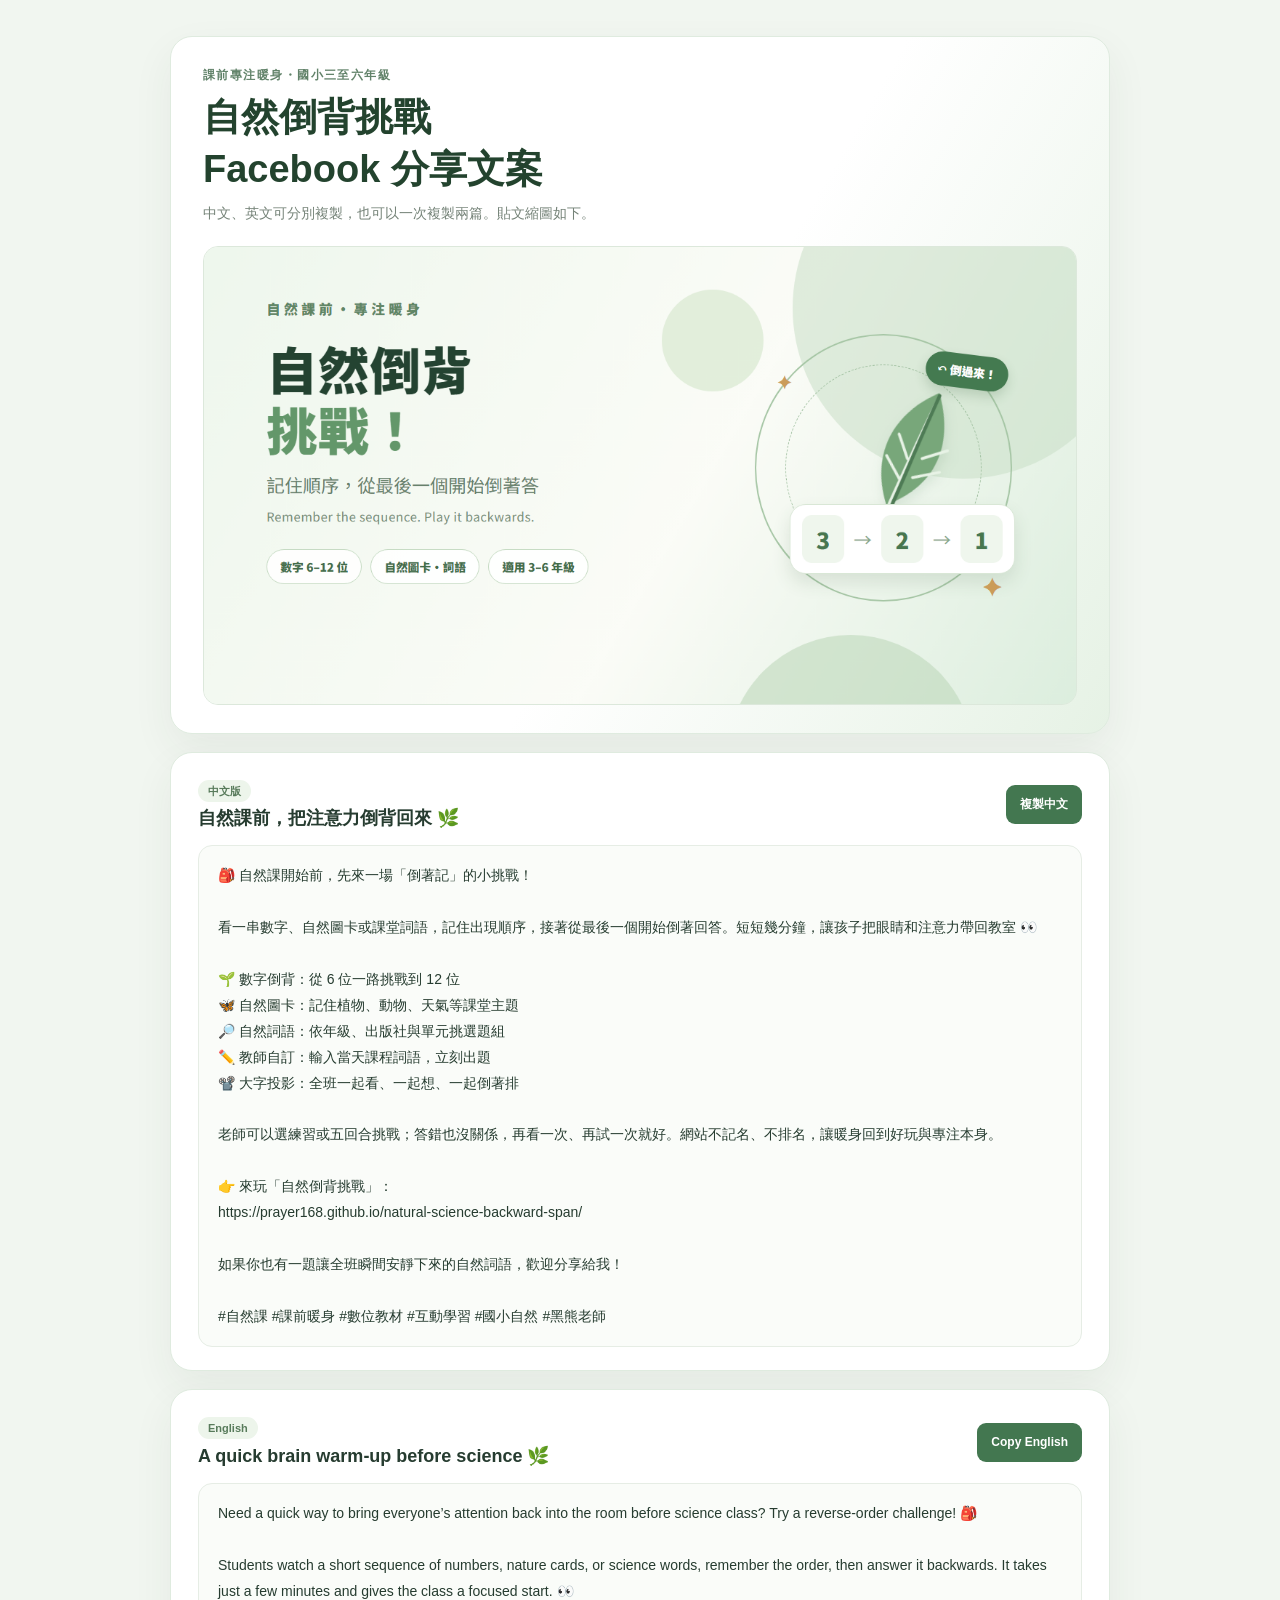
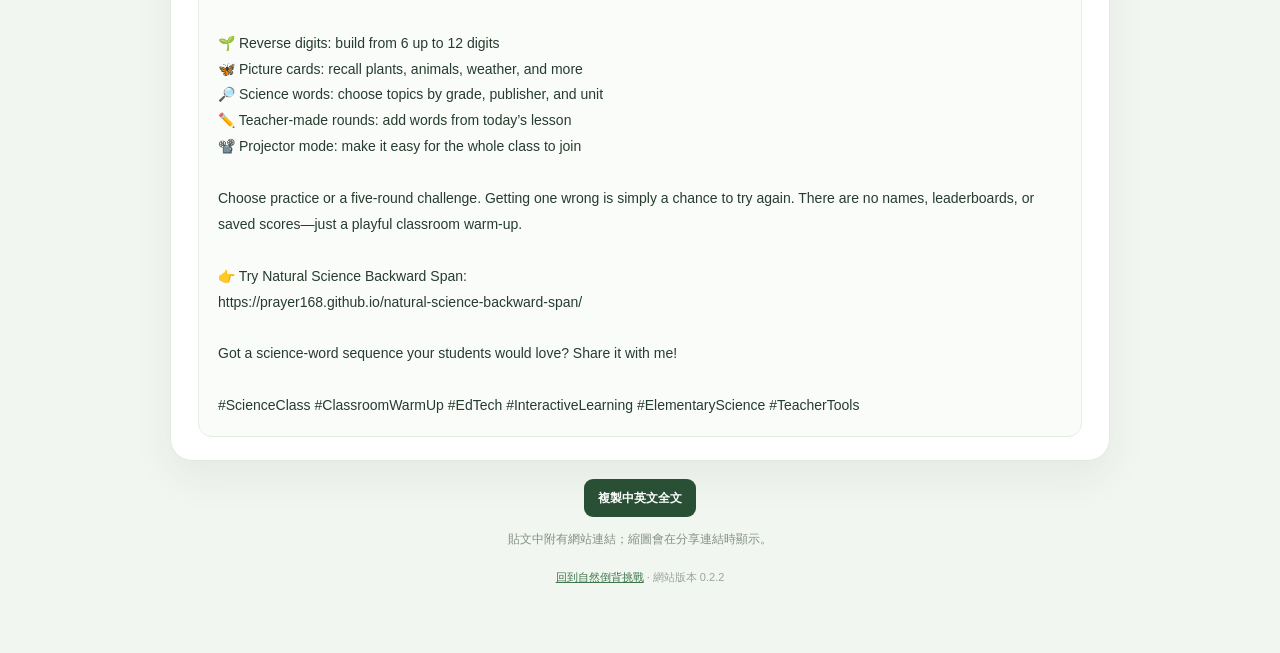
<file: share/facebook-post.html>
<!doctype html>
<html lang="zh-Hant">
<head>
  <meta charset="utf-8">
  <meta name="viewport" content="width=device-width,initial-scale=1">
  <meta name="description" content="自然倒背挑戰的中英文 Facebook 貼文，附一鍵複製與分享縮圖。">
  <meta property="og:locale" content="zh_TW">
  <meta property="og:type" content="website">
  <meta property="og:site_name" content="自然倒背挑戰">
  <meta property="og:title" content="自然倒背挑戰｜課前專注暖身">
  <meta property="og:description" content="看仔細、記順序，再從最後一項開始倒序回答。適合國小三至六年級自然課。">
  <meta property="og:url" content="https://prayer168.github.io/natural-science-backward-span/share/facebook-post.html">
  <meta property="og:image" content="https://prayer168.github.io/natural-science-backward-span/assets/images/og-cover.png">
  <meta property="og:image:secure_url" content="https://prayer168.github.io/natural-science-backward-span/assets/images/og-cover.png">
  <meta property="og:image:type" content="image/png">
  <meta property="og:image:width" content="1200">
  <meta property="og:image:height" content="630">
  <meta property="og:image:alt" content="自然倒背挑戰：記住自然課詞語、圖卡與數字的順序，再倒序回答。">
  <meta name="twitter:card" content="summary_large_image">
  <meta name="twitter:title" content="自然倒背挑戰｜課前專注暖身">
  <meta name="twitter:description" content="看仔細、記順序，再從最後一項開始倒序回答。適合國小三至六年級自然課。">
  <meta name="twitter:image" content="https://prayer168.github.io/natural-science-backward-span/assets/images/og-cover.png">
  <title>自然倒背挑戰｜Facebook 分享文案</title>
  <style>
    :root{font-family:"Noto Sans TC","Microsoft JhengHei",sans-serif;color:#263c30;background:#f1f6f0;line-height:1.7}*{box-sizing:border-box}body{margin:0}.shell{width:min(940px,calc(100% - 32px));margin:36px auto 60px}.hero,.post-card{border:1px solid #dfebdf;border-radius:22px;background:#fff;box-shadow:0 16px 42px #28412c10}.hero{padding:28px 32px;margin-bottom:18px;background:linear-gradient(120deg,#fff 55%,#e6f2e5)}.brand{color:#62836a;font-weight:800;font-size:12px;letter-spacing:.12em}.hero h1{font-size:clamp(25px,4vw,38px);margin:7px 0;color:#23432e;line-height:1.35}.hero p{margin:0;color:#758378;font-size:14px}.cover{display:block;width:100%;aspect-ratio:1200/630;object-fit:cover;border-radius:15px;margin-top:20px;border:1px solid #dce8db}.post-card{padding:23px 27px;margin:18px 0}.post-head{display:flex;justify-content:space-between;align-items:center;margin-bottom:12px}.post-head h2{font-size:18px;margin:0}.tag{border-radius:99px;background:#edf5eb;padding:5px 10px;color:#587b5b;font-size:11px;font-weight:800}.post{white-space:pre-wrap;border:1px solid #e6ede5;border-radius:14px;background:#fafcf9;padding:17px 19px;font-size:14px;line-height:1.85}.copy{border:0;border-radius:9px;background:#437750;color:#fff;padding:9px 14px;font:inherit;font-size:12px;font-weight:800;cursor:pointer}.copy:hover{background:#315e3d}.copy-all{background:#294f35}.notice{text-align:center;color:#849185;font-size:12px;margin-top:18px}footer{text-align:center;color:#9aa59b;font-size:11px;padding:6px}a{color:#3f754b}@media(max-width:600px){.shell{margin-top:14px}.hero{padding:22px}.post-card{padding:17px}.post{padding:14px;font-size:13px}.post-head h2{font-size:16px}.post-head{gap:9px}.cover{border-radius:10px}}
  </style>
</head>
<body>
  <main class="shell">
    <header class="hero"><div class="brand">課前專注暖身・國小三至六年級</div><h1>自然倒背挑戰<br>Facebook 分享文案</h1><p>中文、英文可分別複製，也可以一次複製兩篇。貼文縮圖如下。</p><img class="cover" src="../assets/images/og-cover.png" alt="自然倒背挑戰分享縮圖"></header>
    <section class="post-card" aria-labelledby="zh-title"><div class="post-head"><div><span class="tag">中文版</span><h2 id="zh-title">自然課前，把注意力倒背回來 🌿</h2></div><button class="copy" data-copy="zh">複製中文</button></div><div class="post" id="zh">🎒 自然課開始前，先來一場「倒著記」的小挑戰！

看一串數字、自然圖卡或課堂詞語，記住出現順序，接著從最後一個開始倒著回答。短短幾分鐘，讓孩子把眼睛和注意力帶回教室 👀

🌱 數字倒背：從 6 位一路挑戰到 12 位
🦋 自然圖卡：記住植物、動物、天氣等課堂主題
🔎 自然詞語：依年級、出版社與單元挑選題組
✏️ 教師自訂：輸入當天課程詞語，立刻出題
📽️ 大字投影：全班一起看、一起想、一起倒著排

老師可以選練習或五回合挑戰；答錯也沒關係，再看一次、再試一次就好。網站不記名、不排名，讓暖身回到好玩與專注本身。

👉 來玩「自然倒背挑戰」：
https://prayer168.github.io/natural-science-backward-span/

如果你也有一題讓全班瞬間安靜下來的自然詞語，歡迎分享給我！

#自然課 #課前暖身 #數位教材 #互動學習 #國小自然 #黑熊老師</div></section>
    <section class="post-card" aria-labelledby="en-title"><div class="post-head"><div><span class="tag">English</span><h2 id="en-title">A quick brain warm-up before science 🌿</h2></div><button class="copy" data-copy="en">Copy English</button></div><div class="post" id="en">Need a quick way to bring everyone’s attention back into the room before science class? Try a reverse-order challenge! 🎒

Students watch a short sequence of numbers, nature cards, or science words, remember the order, then answer it backwards. It takes just a few minutes and gives the class a focused start. 👀

🌱 Reverse digits: build from 6 up to 12 digits
🦋 Picture cards: recall plants, animals, weather, and more
🔎 Science words: choose topics by grade, publisher, and unit
✏️ Teacher-made rounds: add words from today’s lesson
📽️ Projector mode: make it easy for the whole class to join

Choose practice or a five-round challenge. Getting one wrong is simply a chance to try again. There are no names, leaderboards, or saved scores—just a playful classroom warm-up.

👉 Try Natural Science Backward Span:
https://prayer168.github.io/natural-science-backward-span/

Got a science-word sequence your students would love? Share it with me!

#ScienceClass #ClassroomWarmUp #EdTech #InteractiveLearning #ElementaryScience #TeacherTools</div></section>
    <div class="notice"><button class="copy copy-all" id="copy-all">複製中英文全文</button><p id="copy-status" aria-live="polite">貼文中附有網站連結；縮圖會在分享連結時顯示。</p></div>
    <footer><a href="../">回到自然倒背挑戰</a> · 網站版本 0.2.2</footer>
  </main>
  <script>
    (()=>{const status=document.getElementById('copy-status');async function copy(text,button){try{await navigator.clipboard.writeText(text)}catch{const area=document.createElement('textarea');area.value=text;area.style.position='fixed';area.style.opacity='0';document.body.append(area);area.select();document.execCommand('copy');area.remove()}const old=button.textContent;button.textContent='✓ 已複製';status.textContent='文案已複製，可以貼到 Facebook。';setTimeout(()=>button.textContent=old,1500)}document.querySelectorAll('[data-copy]').forEach(button=>button.addEventListener('click',()=>copy(document.getElementById(button.dataset.copy).textContent,button)));document.getElementById('copy-all').addEventListener('click',event=>copy(document.getElementById('zh').textContent+'\n\n— — —\n\n'+document.getElementById('en').textContent,event.currentTarget))})();
  </script>
</body>
</html>
</file>
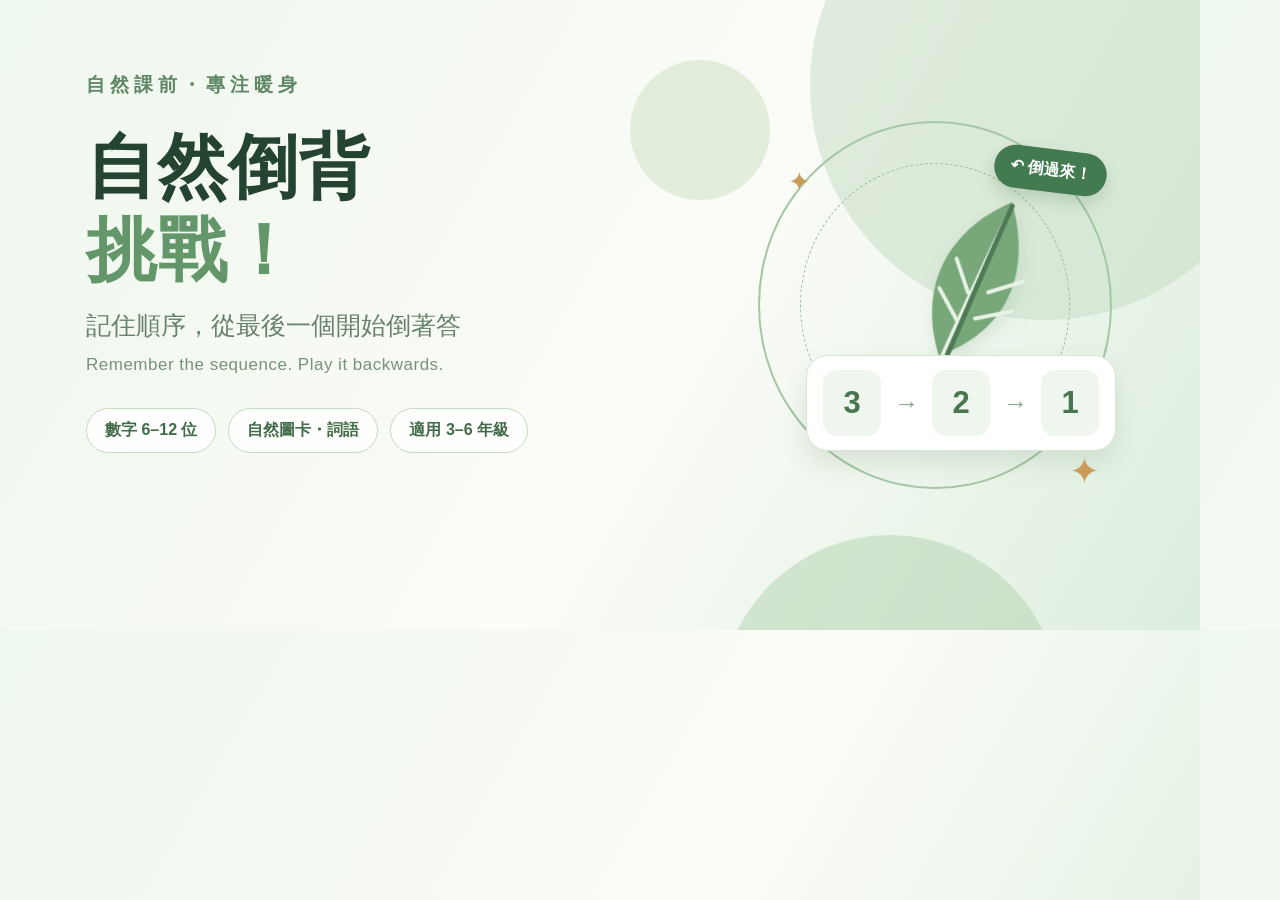
<file: assets/images/og-cover.html>
﻿<!doctype html><html lang="zh-Hant"><meta charset="utf-8"><style>*{box-sizing:border-box}html,body{margin:0;width:1200px;height:630px;overflow:hidden}body{font-family:"Noto Sans TC","Microsoft JhengHei",sans-serif;background:linear-gradient(120deg,#eef7ed 0%,#fbfcf7 56%,#dceede 100%);color:#244331;position:relative}.blob{position:absolute;border-radius:50%;background:#c8dfc6;opacity:.55}.b1{width:470px;height:470px;right:-80px;top:-150px}.b2{width:340px;height:340px;right:140px;bottom:-245px;background:#b9d6b6}.b3{width:140px;height:140px;right:430px;top:60px;background:#dcebd5;opacity:.8}.content{position:absolute;left:86px;top:72px;width:700px}.brand{font-size:19px;font-weight:800;letter-spacing:5px;color:#5f8665}.title{font-size:70px;line-height:1.18;letter-spacing:1px;font-weight:900;margin-top:28px}.title span{color:#63976a}.subtitle{font-size:25px;color:#67816b;margin-top:18px}.english{font-size:17px;color:#78917a;margin-top:13px;letter-spacing:.5px}.chips{display:flex;gap:12px;margin-top:33px}.chip{font-size:16px;font-weight:800;color:#426c49;border:1px solid #c4dac1;background:#ffffffd9;border-radius:30px;padding:11px 18px}.art{position:absolute;right:78px;top:111px;width:374px;height:388px}.ring{position:absolute;inset:10px;border:2px solid #a6c6a5;border-radius:50%}.ring2{position:absolute;inset:52px;border:1px dashed #98ba98;border-radius:50%}.leaf{position:absolute;right:73px;top:91px;width:146px;height:174px;transform:rotate(-17deg);filter:drop-shadow(0 8px 8px #47764f22)}.sequence{position:absolute;right:6px;bottom:48px;display:flex;align-items:center;gap:13px;background:#fff;border:1px solid #d7e6d4;border-radius:22px;padding:14px 16px;box-shadow:0 12px 24px #35573a20}.tile{display:grid;place-items:center;width:58px;height:66px;border-radius:14px;background:#eff6ed;color:#47764f;font-size:31px;font-weight:900}.arrow{font-size:25px;color:#88a98a}.reverse{position:absolute;right:15px;top:38px;padding:11px 16px;border-radius:99px;background:#447a50;color:white;font-size:16px;font-weight:800;transform:rotate(7deg);box-shadow:0 8px 15px #365d3b30}.spark{position:absolute;color:#cb9c59;font-size:27px}.s1{left:40px;top:55px}.s2{right:22px;bottom:6px;font-size:37px}
+</style><body><div class="blob b1"></div><div class="blob b2"></div><div class="blob b3"></div><div class="content"><div class="brand">自然課前・專注暖身</div><div class="title">自然倒背<br><span>挑戰！</span></div><div class="subtitle">記住順序，從最後一個開始倒著答</div><div class="english">Remember the sequence. Play it backwards.</div><div class="chips"><div class="chip">數字 6–12 位</div><div class="chip">自然圖卡・詞語</div><div class="chip">適用 3–6 年級</div></div></div><div class="art"><div class="ring"></div><div class="ring2"></div><svg class="leaf" viewBox="0 0 150 180" role="img" aria-label="葉片示意"><path d="M18 145C18 64 71 22 137 15c-2 71-38 125-119 130Z" fill="#78a77a"/><path d="M22 145c37-42 66-75 110-122M47 117l-8-39m27 13-1-37m0 65 39 4m-18-26 38 0" fill="none" stroke="#e8f3e6" stroke-width="4" stroke-linecap="round"/><path d="M14 161c38-43 74-88 122-142" fill="none" stroke="#4e7b55" stroke-width="5" stroke-linecap="round"/></svg><div class="reverse">↶ 倒過來！</div><div class="sequence"><span class="tile">3</span><span class="arrow">→</span><span class="tile">2</span><span class="arrow">→</span><span class="tile">1</span></div><span class="spark s1">✦</span><span class="spark s2">✦</span></div></body></html>
</file>
<file: styles.css>
:root{font-family:system-ui,"Microsoft JhengHei",sans-serif;color:#183d33;background:#eff7f3;font-size:clamp(14px,1vw,22px)}*{box-sizing:border-box}html,body{margin:0;width:100%;height:100%;overflow:hidden}body{height:100dvh}button,select,textarea{font:inherit;color:inherit}button,select{min-height:44px;border:1px solid #c8dcd1;border-radius:12px;background:#fff;padding:8px 12px}button{cursor:pointer;touch-action:manipulation}button:disabled{opacity:.4;cursor:default}button:focus-visible,select:focus-visible,textarea:focus-visible{outline:3px solid #df9e32;outline-offset:2px}button:hover{background:#e3f1e8}.primary,button[aria-pressed=true]{background:#23694f;color:white;border-color:#23694f}.app-shell{height:100%;padding:clamp(8px,2vw,28px);display:grid;grid-template-rows:auto minmax(0,1fr) auto;gap:12px;max-width:2000px;margin:auto}header,.brand,.tools,.game-head,.game-foot,.answer-top,.actions{display:flex;align-items:center;justify-content:space-between;gap:8px}.brand{justify-content:flex-start}.brand strong{font-size:1.3rem}.brand small{display:block;font-size:.8rem}.tools{justify-content:flex-end}main{display:grid;grid-template-columns:minmax(250px,30%) minmax(0,1fr);gap:16px;min-height:0}aside,.game{background:white;border:1px solid #d2e3d8;border-radius:22px;padding:clamp(12px,2vw,28px);min-width:0;min-height:0}aside{display:flex;flex-direction:column;gap:12px}h1{font-size:1.45rem;margin:0}h2{font-size:1.25rem;margin:0}h3{font-size:1.5rem;margin:10px 0}p{margin:8px 0}fieldset{border:0;padding:0;margin:0}legend,label{font-size:.9rem;font-weight:600}legend{margin-bottom:8px}.modes,.settings{display:grid;grid-template-columns:1fr 1fr;gap:8px}.settings label,aside>label{display:grid;gap:5px}select{width:100%;min-width:0}textarea{width:100%;resize:none;border:1px solid #c8dcd1;border-radius:10px;padding:8px}#start{margin-top:auto;font-weight:700}.note{font-size:.8rem;color:#5c786b;line-height:1.6}.game{display:grid;grid-template-rows:auto minmax(0,1fr) auto;gap:10px}.game-head span{font-size:.85rem;white-space:nowrap;background:#e8f3ed;padding:6px 10px;border-radius:20px}#stage{min-height:0;display:grid;place-items:center;background:#f6faf7;border-radius:18px;padding:12px}#stage>div{width:100%;text-align:center;min-height:0}#answer{height:100%;display:grid;grid-template-rows:auto auto minmax(0,1fr) auto auto;gap:8px}#token{font-size:clamp(64px,12vmin,180px);font-weight:800;min-height:1.5em;display:grid;place-items:center}#token img{height:clamp(70px,20vmin,220px);max-width:100%;object-fit:contain}#token .caption{font-size:1rem;max-width:100%;overflow-wrap:anywhere}.welcome{font-size:clamp(60px,10vmin,130px);color:#368369}.answer-top p{font-size:.95rem;text-align:left}.answer-top strong{white-space:nowrap;color:#9c571b}#slots,#reveal{display:grid;grid-template-columns:repeat(6,minmax(0,1fr));gap:6px}#slots span,#reveal span{border:1px solid #b9d5c6;border-radius:9px;padding:8px 2px;min-height:42px;font-weight:700;overflow-wrap:anywhere;font-size:clamp(14px,2vmin,26px)}#bank{display:grid;grid-template-columns:repeat(3,minmax(0,1fr));gap:8px;min-height:0}#bank.digit-bank{grid-template-columns:repeat(5,minmax(0,1fr));grid-template-rows:1fr 1fr;max-height:240px;align-self:center;width:100%}#bank button{font-size:clamp(20px,3vmin,48px);padding:4px;min-height:44px;min-width:0;overflow-wrap:anywhere}#bank.card-bank{grid-template-columns:repeat(4,minmax(0,1fr))}#bank.card-bank button,#bank.custom-bank button{font-size:clamp(11px,1.3vmin,20px);line-height:1.1}#bank img{height:clamp(26px,6vmin,70px);max-width:100%;object-fit:contain;display:block;margin:auto}.actions{justify-content:center}.actions button{flex:1;max-width:220px}#hint{font-size:.85rem;min-height:1em;margin:0}.game-foot{font-size:.8rem}.game-foot span{min-width:0;overflow:hidden;text-overflow:ellipsis;white-space:nowrap}footer{font-size:clamp(10px,.8rem,18px);text-align:right}footer span{margin-left:12px}[hidden]{display:none!important}
@media(max-width:700px){.app-shell{gap:6px;padding:8px}main{grid-template-columns:1fr;grid-template-rows:auto minmax(0,1fr);gap:6px}aside,.game{padding:10px;border-radius:14px}aside{gap:6px}h1,.note,legend{display:none}.modes{grid-template-columns:repeat(4,minmax(0,1fr));gap:4px}.modes button{font-size:.8rem;padding:4px}.settings{grid-template-columns:repeat(4,minmax(0,1fr));gap:4px}.settings label{font-size:.75rem}select{padding:4px;font-size:.8rem}#start{min-height:44px;padding:6px}.brand strong{font-size:1.1rem}.brand img{width:32px;height:32px}.brand small{font-size:.7rem}.tools button{font-size:.75rem;padding:5px}.game-head h2{font-size:1rem}.game{gap:6px}#stage{padding:6px}#answer{gap:4px}#bank{gap:4px}#slots{gap:3px}#slots span{padding:4px 1px;min-height:30px}.game-foot button{min-height:36px}footer span{display:block;margin:0}#result p{font-size:.85rem}#reveal span{font-size:.8rem;min-height:30px}.answer-top p{font-size:.8rem}}
@media(max-height:550px) and (orientation:landscape){.app-shell{padding:6px;gap:4px}main{grid-template-columns:minmax(230px,32%) 1fr;grid-template-rows:minmax(0,1fr)}aside,.game{padding:8px;gap:5px}h1,.note,legend,.brand small{display:none}.modes,.settings{grid-template-columns:1fr 1fr}button,select{min-height:36px;padding:4px}.modes button{font-size:.8rem}#stage{padding:4px}#answer{gap:3px}#slots span{min-height:26px;padding:3px}#bank button{min-height:36px}#hint{font-size:.7rem}.welcome{font-size:48px}h3{font-size:1.2rem;margin:5px}footer span{display:inline;margin-left:8px}#token{font-size:64px}}
@media(max-width:700px) and (max-height:700px){body[data-phase=answer] .settings,body[data-phase=answer] #start,body[data-phase=answer] #unit-field,body[data-phase=answer] #custom-field{display:none}#bank{gap:4px}#bank button{font-size:24px}}
#bank:not(.digit-bank):not(.custom-bank){grid-template-columns:repeat(4,minmax(0,1fr))}#hint:empty{display:none}
#bank.custom-bank{grid-template-columns:repeat(4,minmax(0,1fr))}
@media(max-height:550px) and (orientation:landscape){body[data-phase=answer] .game-head{display:none}body[data-phase=answer] .game{grid-template-rows:minmax(0,1fr) auto}body[data-phase=answer] #slots{grid-template-columns:repeat(12,minmax(0,1fr))}body[data-phase=answer] #slots span{font-size:12px}body[data-phase=answer] #bank button{font-size:24px}body[data-phase=answer] #bank.custom-bank button{font-size:12px}}
#slots img,#reveal img{display:block;height:clamp(24px,5vmin,65px);max-width:100%;margin:auto;object-fit:contain}#bank.card-bank img{height:100%;max-height:100%;width:100%;object-fit:contain}#bank.card-bank button{overflow:hidden}#bank.card-bank{grid-auto-rows:minmax(44px,1fr)}
@media(max-height:550px) and (orientation:landscape){#slots img{height:20px}}
/* Larger playback and answer visuals; all controls remain inside one viewport. */
#token{font-size:clamp(120px,28vmin,360px);min-height:1.15em;line-height:1.1}#token img{height:clamp(150px,46vmin,460px);width:100%;object-fit:contain}#bank.digit-bank button{font-size:clamp(32px,5vmin,72px);font-weight:700}body[data-mode=symbols] #bank button{font-size:clamp(34px,5vmin,72px)}body[data-mode=digits] #slots span,body[data-mode=symbols] #slots span{font-size:clamp(22px,3.5vmin,44px);line-height:1.15}#bank.card-bank button{padding:2px}#bank.card-bank img{width:100%;height:100%;max-height:100%;display:block}#bank.position-bank{grid-template-columns:repeat(3,minmax(0,1fr))!important}#bank.color-bank{grid-template-columns:repeat(3,minmax(0,1fr))!important}#bank.bearing-bank{grid-template-columns:repeat(4,minmax(0,1fr))!important}#bank.bearing-bank button{display:flex;align-items:center;justify-content:center;gap:10px}#bearing-field{grid-column:span 2}.color-shape{display:block;width:clamp(24px,7vmin,90px);height:clamp(24px,7vmin,90px);margin:auto}.color-shape.circle{border-radius:50%}.color-shape.triangle{clip-path:polygon(50% 0,100% 100%,0 100%)}.color-shape.star{clip-path:polygon(50% 0,61% 35%,98% 35%,68% 57%,79% 95%,50% 73%,21% 95%,32% 57%,2% 35%,39% 35%)}.color-shape.diamond{clip-path:polygon(50% 0,100% 50%,50% 100%,0 50%)}.color-shape.hexagon{clip-path:polygon(25% 0,75% 0,100% 50%,75% 100%,25% 100%,0 50%)}#token .color-shape{width:clamp(140px,35vmin,360px);height:clamp(140px,35vmin,360px)}#slots .color-shape,#reveal .color-shape{width:24px;height:24px}.bearing-arrow{display:inline-block;font-size:clamp(24px,6vmin,70px);line-height:1}.bearing-label{display:inline-block;font-size:clamp(12px,2vmin,24px)}#token .bearing-arrow{font-size:clamp(130px,30vmin,350px)}#token .bearing-label{display:block;font-size:clamp(30px,5vmin,70px)}#slots .bearing-arrow,#reveal .bearing-arrow{font-size:22px}#slots .bearing-label,#reveal .bearing-label{font-size:10px}.mini-grid{display:grid;grid-template-columns:repeat(3,1fr);gap:2px;width:clamp(25px,8vmin,80px);height:clamp(25px,8vmin,80px);margin:auto}.mini-grid i,.position-display span{background:#dbe9df;border-radius:4px}.mini-grid .lit,.position-display .lit{background:#d99430;box-shadow:inset 0 0 0 2px #a56215}#slots .mini-grid,#reveal .mini-grid{width:24px;height:24px}.position-display{display:grid;grid-template-columns:repeat(3,1fr);gap:10px;width:clamp(160px,40vmin,440px);height:clamp(160px,40vmin,440px);margin:auto}#slots span,#reveal span{display:grid;place-items:center;min-width:0}#bank button{overflow:hidden}
@media(max-width:700px){body:not([data-phase=idle]) #setup{display:none}body:not([data-phase=idle]) main{grid-template-rows:minmax(0,1fr)}.modes{grid-template-columns:repeat(4,minmax(0,1fr))}body[data-phase=result] .welcome{font-size:55px}body[data-phase=result] h3{font-size:1.15rem}#token img{height:clamp(160px,50vmin,350px)}#bank.card-bank img{min-height:0}body[data-mode=symbols] #bank button{font-size:clamp(36px,7vmin,64px)}#bank.digit-bank button{font-size:clamp(36px,7vmin,64px)}#slots img{height:36px}#bank.bearing-bank button{gap:4px;flex-direction:column}.bearing-arrow{font-size:32px}.bearing-label{font-size:12px}}
@media(max-height:550px) and (orientation:landscape){body:not([data-phase=idle]) #setup{display:none}body:not([data-phase=idle]) main{grid-template-columns:minmax(0,1fr)}#token{font-size:clamp(110px,34vmin,180px)}#token img{height:clamp(100px,40vmin,170px)}#token .color-shape{width:120px;height:120px}#token .bearing-arrow{font-size:110px}#token .bearing-label{font-size:25px}.position-display{width:140px;height:140px;gap:6px}#bank.digit-bank button,body[data-mode=symbols] #bank button{font-size:32px}#bank.card-bank img{max-height:80px}#slots img{height:24px}body[data-mode=digits] #slots span,body[data-mode=symbols] #slots span{font-size:20px}#bank.bearing-bank button{flex-direction:row}body[data-phase=result] .welcome{font-size:40px}body[data-phase=result] h3{font-size:1.1rem}body[data-phase=result] #reveal{grid-template-columns:repeat(12,minmax(0,1fr))}}
footer #credits{float:left;min-height:24px;font-size:11px;padding:2px 8px}dialog{border:1px solid #c8dcd1;border-radius:18px;padding:20px;width:min(92vw,600px);max-height:92dvh;color:#183d33;font-size:14px}dialog::backdrop{background:#183d3370}dialog h3{font-size:1.1rem}dialog p{font-size:12px;line-height:1.5}.credit-link{overflow-wrap:anywhere;font-size:10px}dialog .actions button{font-size:12px}@media(max-height:550px) and (orientation:landscape){body[data-phase=idle] .modes{grid-template-columns:repeat(4,minmax(0,1fr))}.modes button{font-size:11px;padding:3px}dialog{padding:10px}dialog p{margin:4px 0}dialog h3{margin:5px 0}}
@media(max-height:550px) and (orientation:landscape){body[data-mode=custom][data-phase=idle] #setup{gap:3px}body[data-mode=custom][data-phase=idle] #setup select{min-height:30px;height:30px}body[data-mode=custom][data-phase=idle] .settings label{font-size:11px;gap:3px}body[data-mode=custom][data-phase=idle] .modes button{min-height:32px}body[data-mode=custom][data-phase=idle] textarea{height:28px;padding:3px}body[data-mode=custom][data-phase=idle] #custom-field{font-size:11px;gap:3px}}
#bank .color-shape{width:clamp(44px,14vmin,120px);height:clamp(44px,14vmin,120px)}#bank .mini-grid{width:clamp(44px,16vmin,110px);height:clamp(44px,16vmin,110px)}
@media(max-width:700px) and (orientation:portrait){#bank.card-bank{grid-template-columns:repeat(3,minmax(0,1fr))!important}.bearing-arrow{font-size:44px}.bearing-label{font-size:16px}}
</file>
